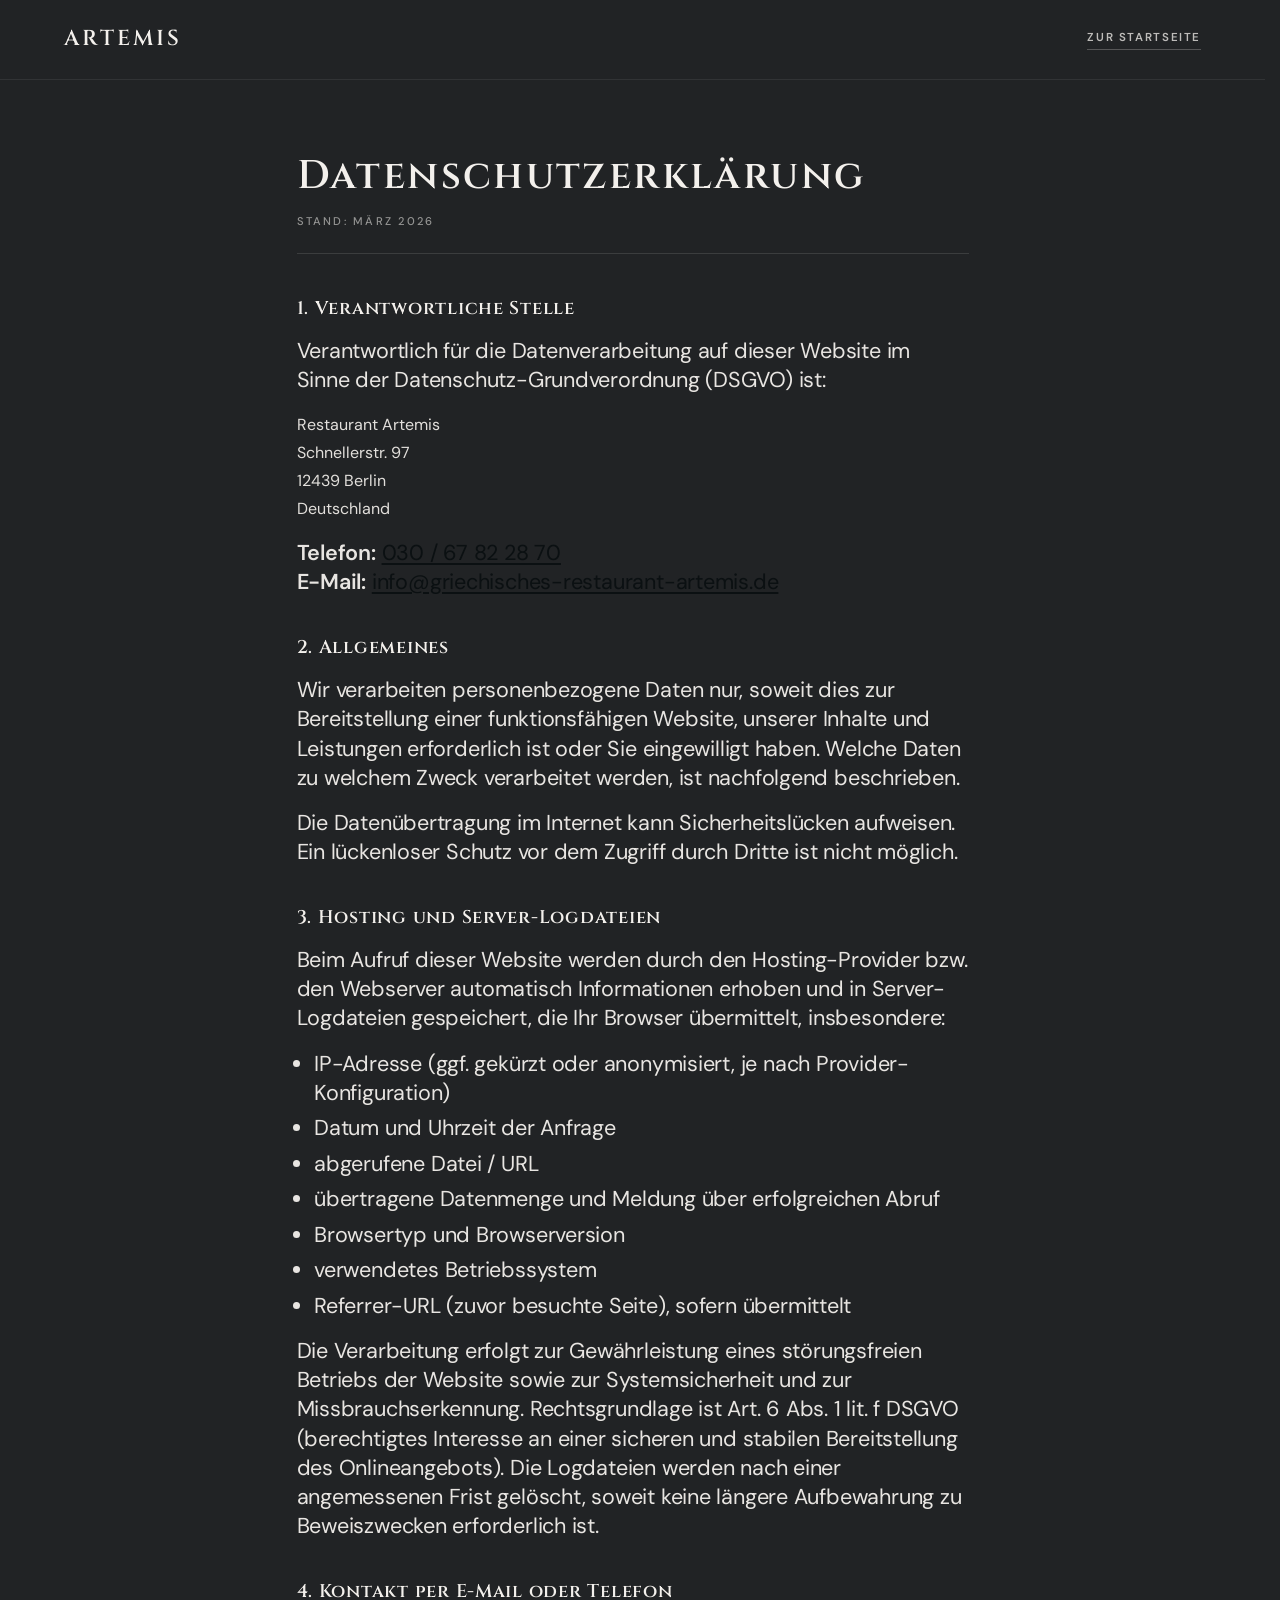
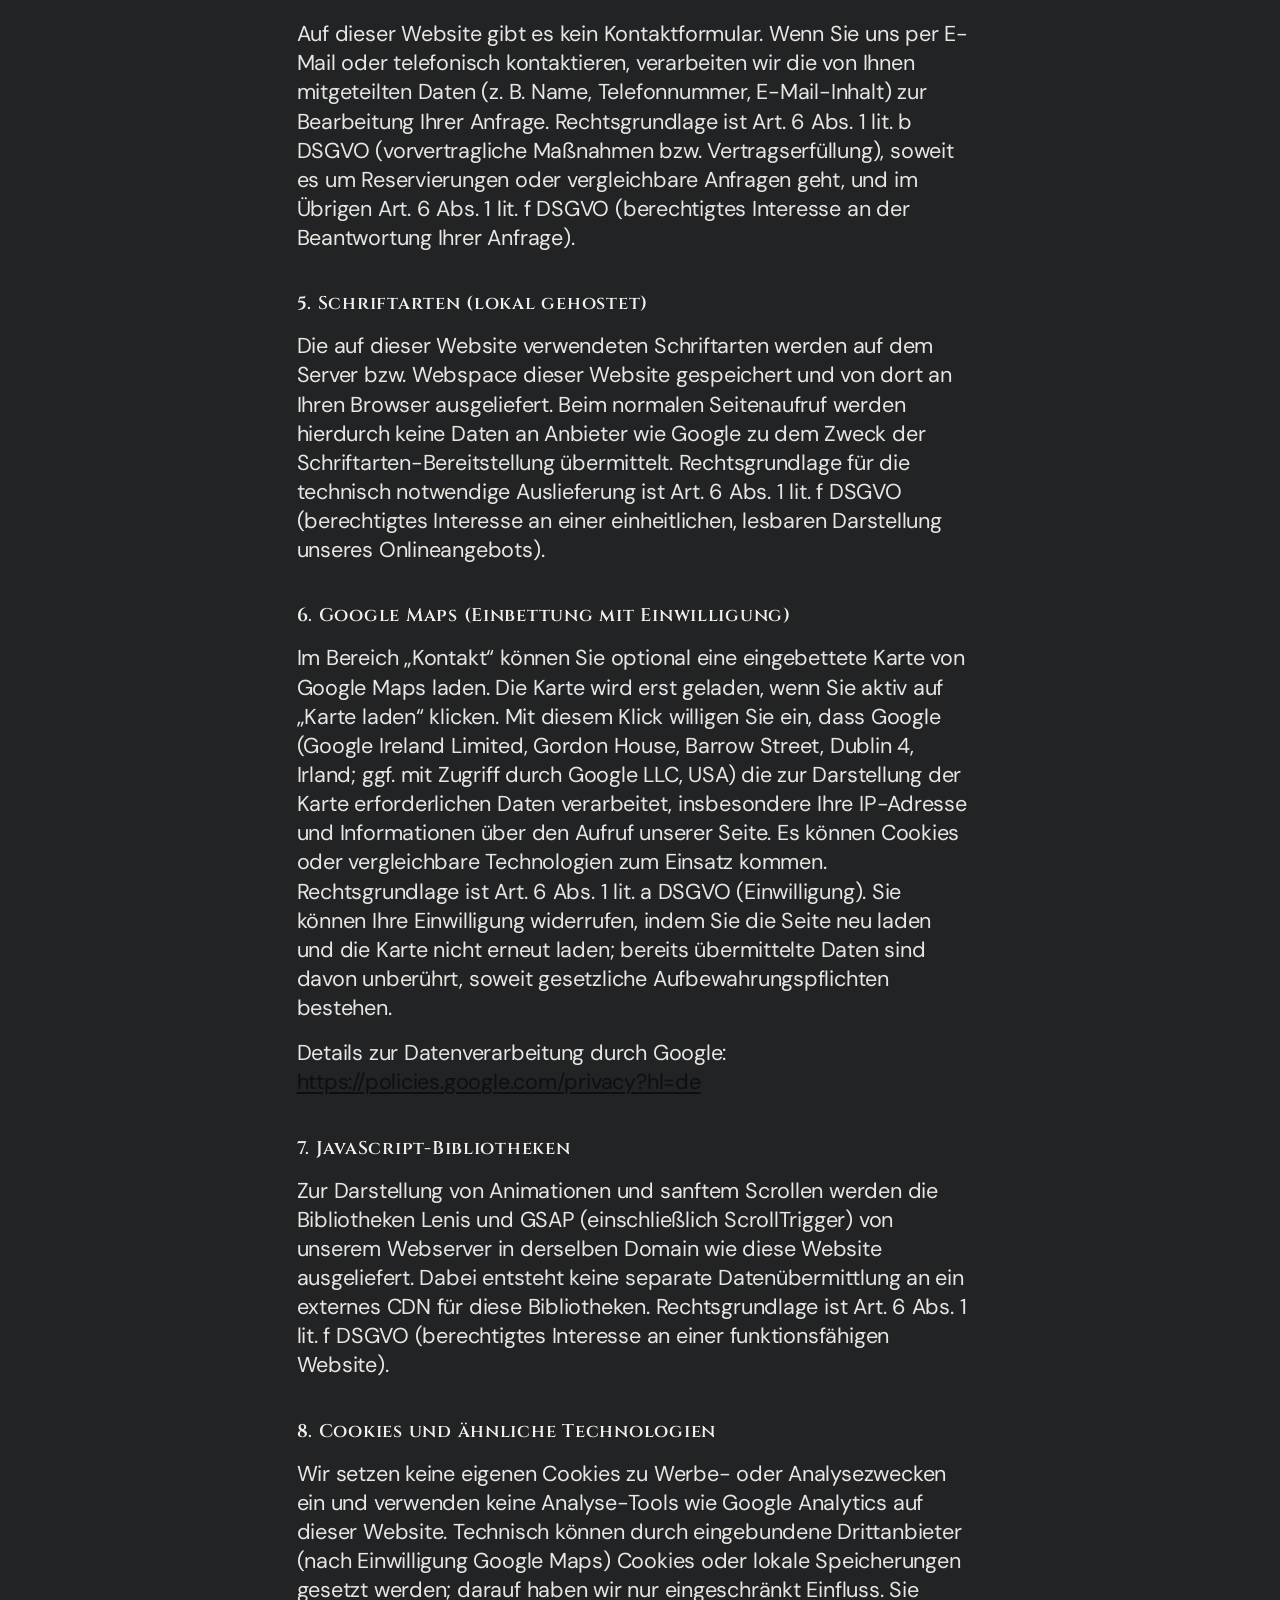
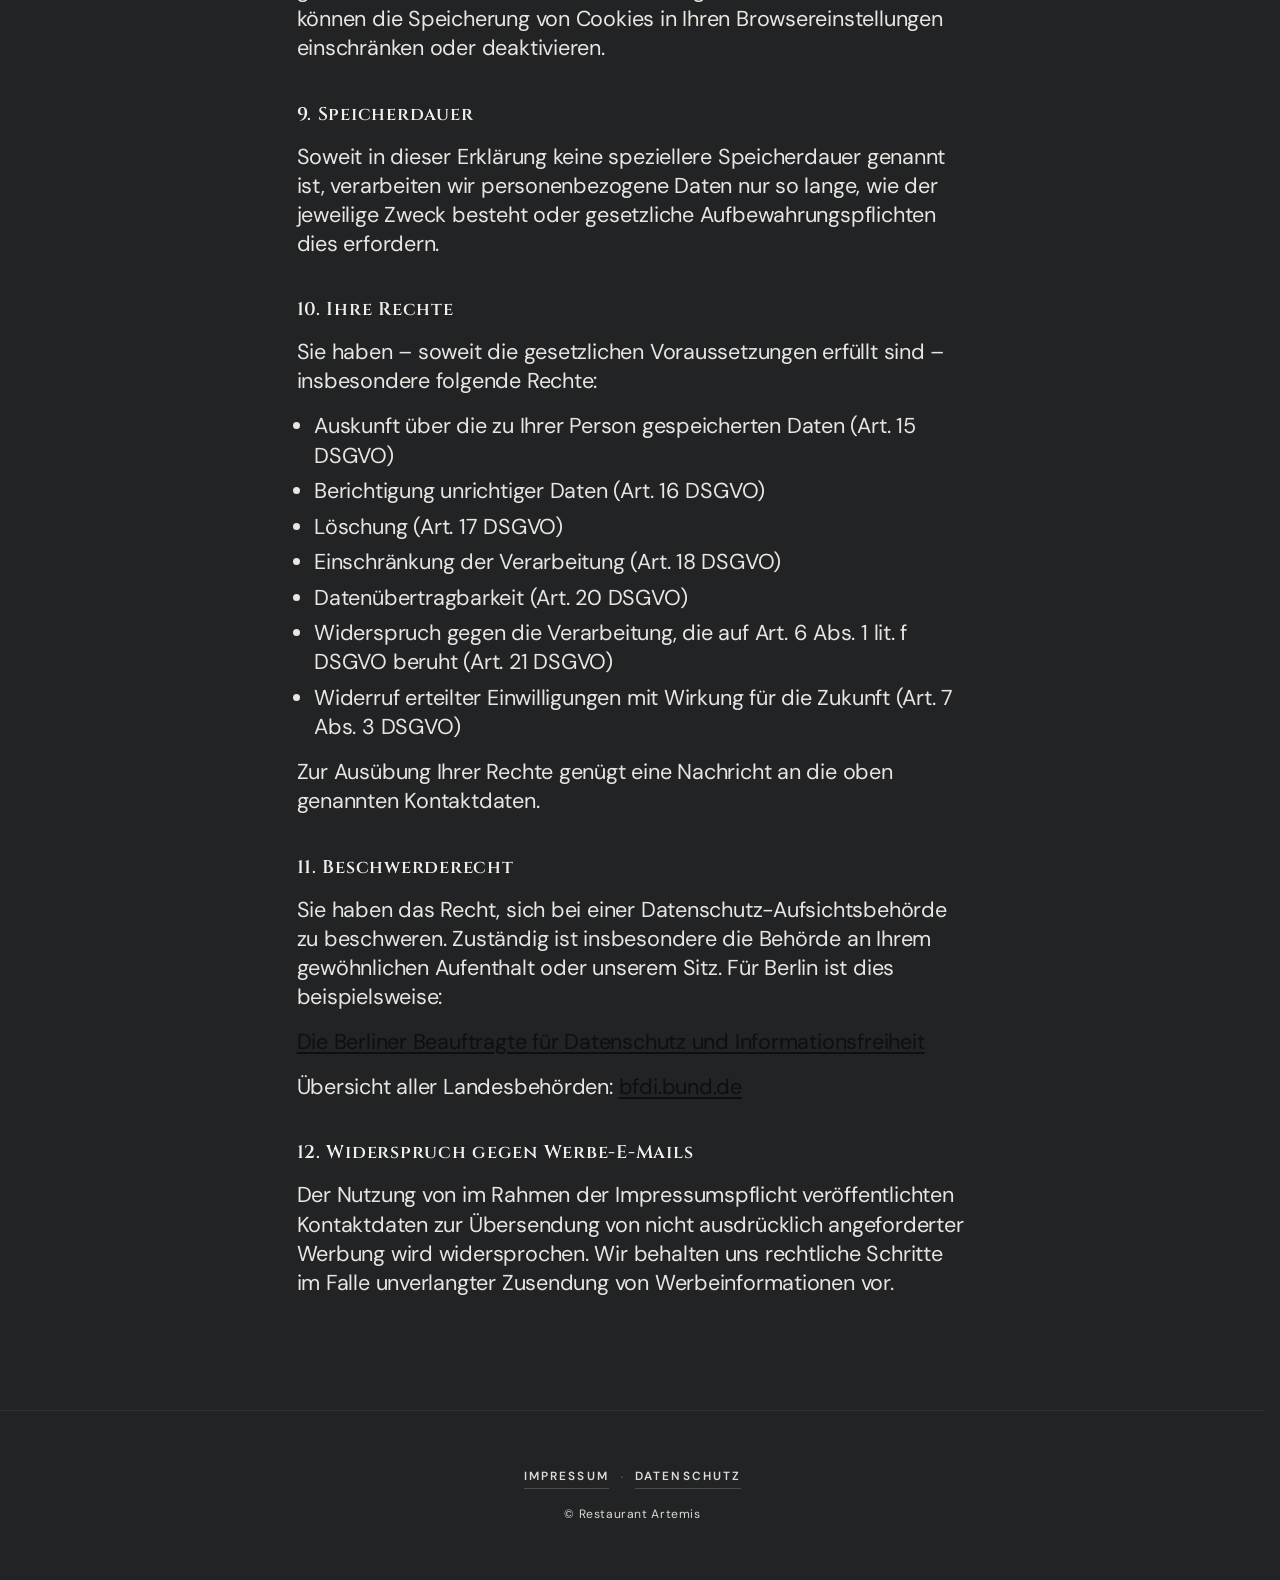
<file: datenschutz.html>
<!DOCTYPE html>
<html lang="de">
<head>
  <meta charset="UTF-8">
  <meta name="viewport" content="width=device-width, initial-scale=1.0, interactive-widget=resizes-content">
  <title>Datenschutzerklärung | Restaurant Artemis Berlin</title>
  <meta name="description" content="Informationen zur Verarbeitung personenbezogener Daten auf der Website des Restaurants Artemis.">
  <meta name="robots" content="index,follow">
  <link rel="canonical" href="https://restaurant-artemis-berlin.de/datenschutz.html">
  <link rel="icon" href="public/favicon.ico" sizes="32x32">
  <link rel="preload" href="public/fonts/cinzel-latin.woff2" as="font" type="font/woff2" crossorigin>
  <link rel="preload" href="public/fonts/dmsans-latin.woff2" as="font" type="font/woff2" crossorigin>
  <link rel="stylesheet" href="css/style.css">
</head>
<body>
  <a class="legal-skip" href="#inhalt">Zum Inhalt springen</a>
  <header class="legal-header">
    <div class="legal-header-inner">
      <a href="index.html" class="header-logo">ARTEMIS</a>
      <a href="index.html" class="legal-back">Zur Startseite</a>
    </div>
  </header>

  <main class="legal-main" id="inhalt">
    <article class="legal-doc">
      <h1>Datenschutzerklärung</h1>
      <p class="legal-updated">Stand: März 2026</p>

      <h2>1. Verantwortliche Stelle</h2>
      <p>Verantwortlich für die Datenverarbeitung auf dieser Website im Sinne der Datenschutz-Grundverordnung (DSGVO) ist:</p>
      <address>
        Restaurant Artemis<br>
        Schnellerstr. 97<br>
        12439 Berlin<br>
        Deutschland
      </address>
      <p>
        <strong>Telefon:</strong> <a href="tel:+493067822870">030 / 67 82 28 70</a><br>
        <strong>E-Mail:</strong> <a href="mailto:info@griechisches-restaurant-artemis.de">info@griechisches-restaurant-artemis.de</a>
      </p>

      <h2>2. Allgemeines</h2>
      <p>
        Wir verarbeiten personenbezogene Daten nur, soweit dies zur Bereitstellung einer funktionsfähigen Website, unserer Inhalte und Leistungen erforderlich ist oder Sie eingewilligt haben. Welche Daten zu welchem Zweck verarbeitet werden, ist nachfolgend beschrieben.
      </p>
      <p>
        Die Datenübertragung im Internet kann Sicherheitslücken aufweisen. Ein lückenloser Schutz vor dem Zugriff durch Dritte ist nicht möglich.
      </p>

      <h2>3. Hosting und Server-Logdateien</h2>
      <p>
        Beim Aufruf dieser Website werden durch den Hosting-Provider bzw. den Webserver automatisch Informationen erhoben und in Server-Logdateien gespeichert, die Ihr Browser übermittelt, insbesondere:
      </p>
      <ul>
        <li>IP-Adresse (ggf. gekürzt oder anonymisiert, je nach Provider-Konfiguration)</li>
        <li>Datum und Uhrzeit der Anfrage</li>
        <li>abgerufene Datei / URL</li>
        <li>übertragene Datenmenge und Meldung über erfolgreichen Abruf</li>
        <li>Browsertyp und Browserversion</li>
        <li>verwendetes Betriebssystem</li>
        <li>Referrer-URL (zuvor besuchte Seite), sofern übermittelt</li>
      </ul>
      <p>
        Die Verarbeitung erfolgt zur Gewährleistung eines störungsfreien Betriebs der Website sowie zur Systemsicherheit und zur Missbrauchserkennung. Rechtsgrundlage ist Art. 6 Abs. 1 lit. f DSGVO (berechtigtes Interesse an einer sicheren und stabilen Bereitstellung des Onlineangebots). Die Logdateien werden nach einer angemessenen Frist gelöscht, soweit keine längere Aufbewahrung zu Beweiszwecken erforderlich ist.
      </p>

      <h2>4. Kontakt per E-Mail oder Telefon</h2>
      <p>
        Auf dieser Website gibt es kein Kontaktformular. Wenn Sie uns per E-Mail oder telefonisch kontaktieren, verarbeiten wir die von Ihnen mitgeteilten Daten (z. B. Name, Telefonnummer, E-Mail-Inhalt) zur Bearbeitung Ihrer Anfrage. Rechtsgrundlage ist Art. 6 Abs. 1 lit. b DSGVO (vorvertragliche Maßnahmen bzw. Vertragserfüllung), soweit es um Reservierungen oder vergleichbare Anfragen geht, und im Übrigen Art. 6 Abs. 1 lit. f DSGVO (berechtigtes Interesse an der Beantwortung Ihrer Anfrage).
      </p>

      <h2>5. Schriftarten (lokal gehostet)</h2>
      <p>
        Die auf dieser Website verwendeten Schriftarten werden auf dem Server bzw. Webspace dieser Website gespeichert und von dort an Ihren Browser ausgeliefert. Beim normalen Seitenaufruf werden hierdurch keine Daten an Anbieter wie Google zu dem Zweck der Schriftarten-Bereitstellung übermittelt. Rechtsgrundlage für die technisch notwendige Auslieferung ist Art. 6 Abs. 1 lit. f DSGVO (berechtigtes Interesse an einer einheitlichen, lesbaren Darstellung unseres Onlineangebots).
      </p>

      <h2 id="google-maps">6. Google Maps (Einbettung mit Einwilligung)</h2>
      <p>
        Im Bereich „Kontakt“ können Sie optional eine eingebettete Karte von Google Maps laden. Die Karte wird erst geladen, wenn Sie aktiv auf „Karte laden“ klicken. Mit diesem Klick willigen Sie ein, dass Google (Google Ireland Limited, Gordon House, Barrow Street, Dublin 4, Irland; ggf. mit Zugriff durch Google LLC, USA) die zur Darstellung der Karte erforderlichen Daten verarbeitet, insbesondere Ihre IP-Adresse und Informationen über den Aufruf unserer Seite. Es können Cookies oder vergleichbare Technologien zum Einsatz kommen. Rechtsgrundlage ist Art. 6 Abs. 1 lit. a DSGVO (Einwilligung). Sie können Ihre Einwilligung widerrufen, indem Sie die Seite neu laden und die Karte nicht erneut laden; bereits übermittelte Daten sind davon unberührt, soweit gesetzliche Aufbewahrungspflichten bestehen.
      </p>
      <p>
        Details zur Datenverarbeitung durch Google:
        <a href="https://policies.google.com/privacy?hl=de" rel="noopener noreferrer" target="_blank">https://policies.google.com/privacy?hl=de</a>
      </p>

      <h2>7. JavaScript-Bibliotheken</h2>
      <p>
        Zur Darstellung von Animationen und sanftem Scrollen werden die Bibliotheken Lenis und GSAP (einschließlich ScrollTrigger) von unserem Webserver in derselben Domain wie diese Website ausgeliefert. Dabei entsteht keine separate Datenübermittlung an ein externes CDN für diese Bibliotheken. Rechtsgrundlage ist Art. 6 Abs. 1 lit. f DSGVO (berechtigtes Interesse an einer funktionsfähigen Website).
      </p>

      <h2>8. Cookies und ähnliche Technologien</h2>
      <p>
        Wir setzen keine eigenen Cookies zu Werbe- oder Analysezwecken ein und verwenden keine Analyse-Tools wie Google Analytics auf dieser Website. Technisch können durch eingebundene Drittanbieter (nach Einwilligung Google Maps) Cookies oder lokale Speicherungen gesetzt werden; darauf haben wir nur eingeschränkt Einfluss. Sie können die Speicherung von Cookies in Ihren Browsereinstellungen einschränken oder deaktivieren.
      </p>

      <h2>9. Speicherdauer</h2>
      <p>
        Soweit in dieser Erklärung keine speziellere Speicherdauer genannt ist, verarbeiten wir personenbezogene Daten nur so lange, wie der jeweilige Zweck besteht oder gesetzliche Aufbewahrungspflichten dies erfordern.
      </p>

      <h2>10. Ihre Rechte</h2>
      <p>Sie haben – soweit die gesetzlichen Voraussetzungen erfüllt sind – insbesondere folgende Rechte:</p>
      <ul>
        <li>Auskunft über die zu Ihrer Person gespeicherten Daten (Art. 15 DSGVO)</li>
        <li>Berichtigung unrichtiger Daten (Art. 16 DSGVO)</li>
        <li>Löschung (Art. 17 DSGVO)</li>
        <li>Einschränkung der Verarbeitung (Art. 18 DSGVO)</li>
        <li>Datenübertragbarkeit (Art. 20 DSGVO)</li>
        <li>Widerspruch gegen die Verarbeitung, die auf Art. 6 Abs. 1 lit. f DSGVO beruht (Art. 21 DSGVO)</li>
        <li>Widerruf erteilter Einwilligungen mit Wirkung für die Zukunft (Art. 7 Abs. 3 DSGVO)</li>
      </ul>
      <p>
        Zur Ausübung Ihrer Rechte genügt eine Nachricht an die oben genannten Kontaktdaten.
      </p>

      <h2>11. Beschwerderecht</h2>
      <p>
        Sie haben das Recht, sich bei einer Datenschutz-Aufsichtsbehörde zu beschweren. Zuständig ist insbesondere die Behörde an Ihrem gewöhnlichen Aufenthalt oder unserem Sitz. Für Berlin ist dies beispielsweise:
      </p>
      <p>
        <a href="https://www.datenschutz-berlin.de/" rel="noopener noreferrer" target="_blank">Die Berliner Beauftragte für Datenschutz und Informationsfreiheit</a>
      </p>
      <p>
        Übersicht aller Landesbehörden:
        <a href="https://www.bfdi.bund.de/DE/Infothek/Anschriften_Links/anschriften_links-node.html" rel="noopener noreferrer" target="_blank">bfdi.bund.de</a>
      </p>

      <h2>12. Widerspruch gegen Werbe-E-Mails</h2>
      <p>
        Der Nutzung von im Rahmen der Impressumspflicht veröffentlichten Kontaktdaten zur Übersendung von nicht ausdrücklich angeforderter Werbung wird widersprochen. Wir behalten uns rechtliche Schritte im Falle unverlangter Zusendung von Werbeinformationen vor.
      </p>
    </article>
  </main>

  <footer class="legal-footer">
    <div class="legal-footer-inner">
      <nav class="footer-legal" aria-label="Rechtliches">
        <a href="impressum.html">Impressum</a>
        <span class="footer-legal-sep" aria-hidden="true">·</span>
        <a href="datenschutz.html" aria-current="page">Datenschutz</a>
      </nav>
      <p class="footer-copy">&copy; Restaurant Artemis</p>
    </div>
  </footer>
</body>
</html>
</file>
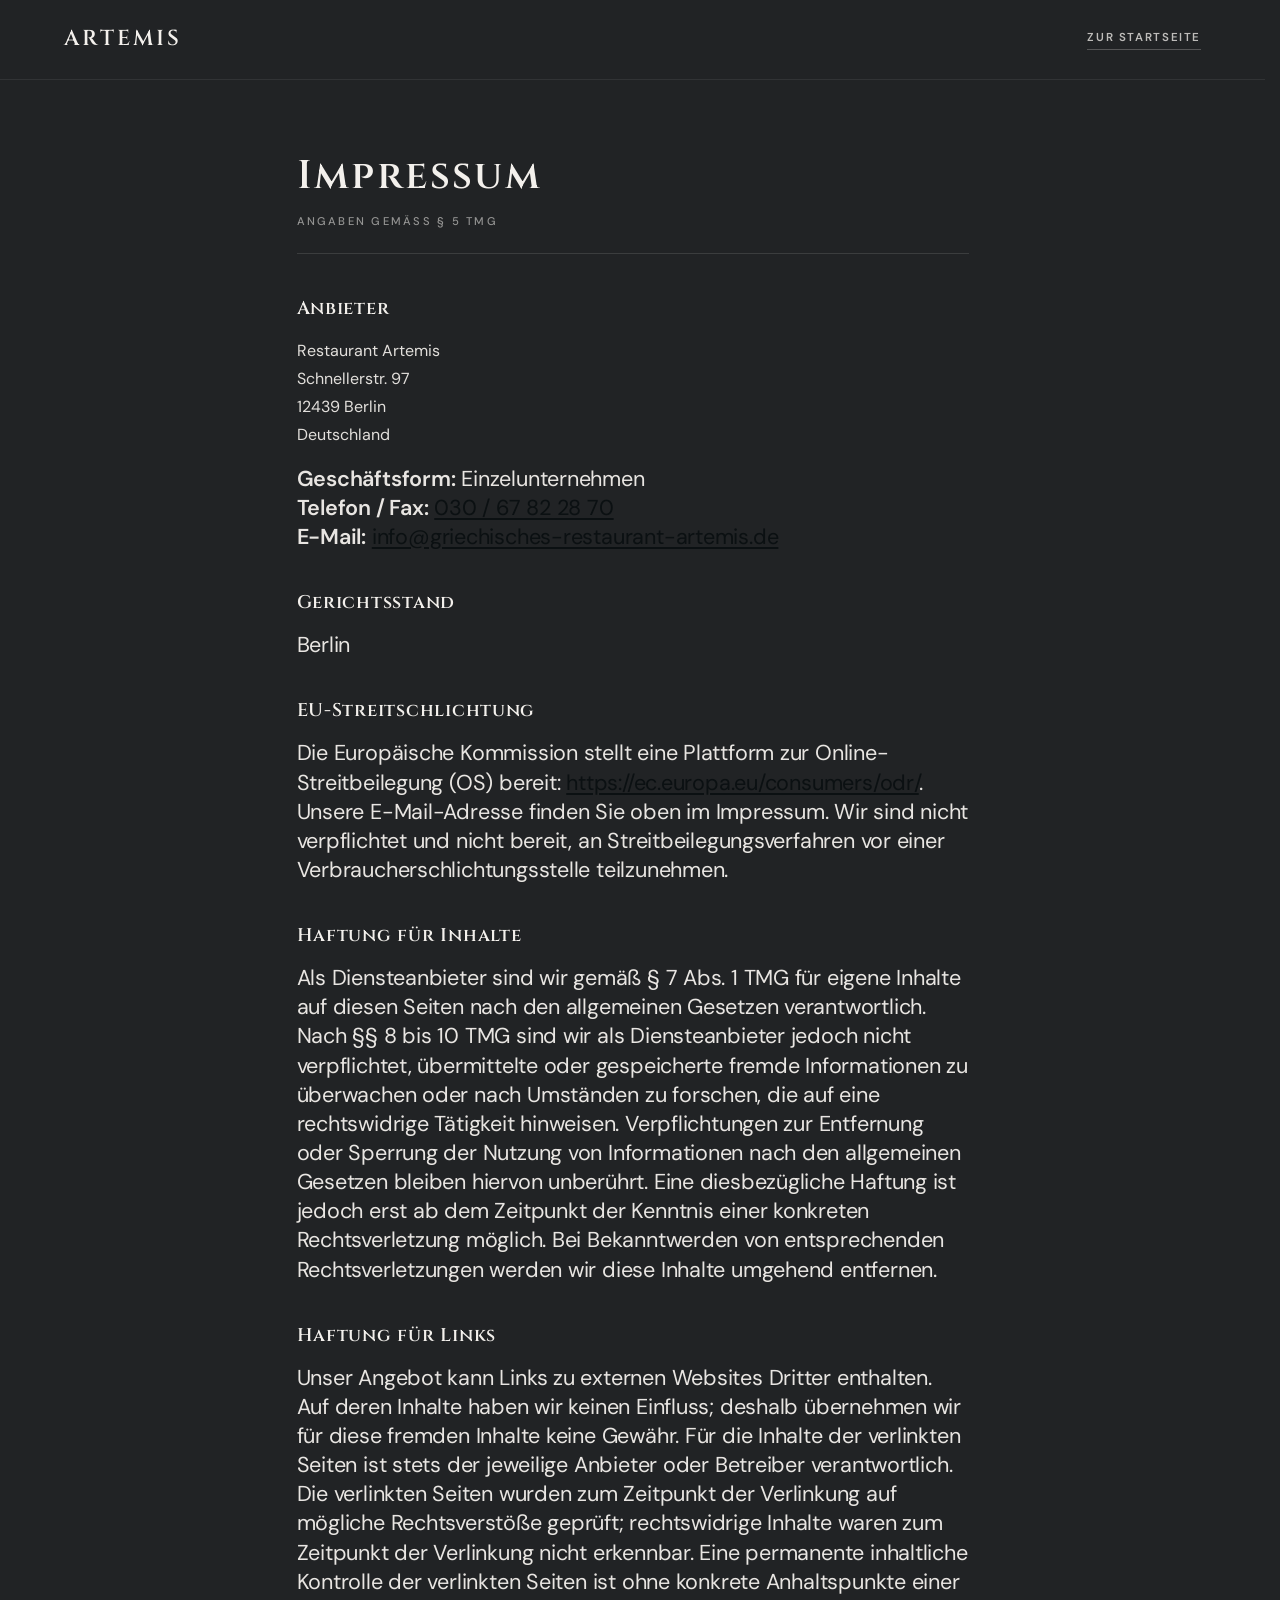
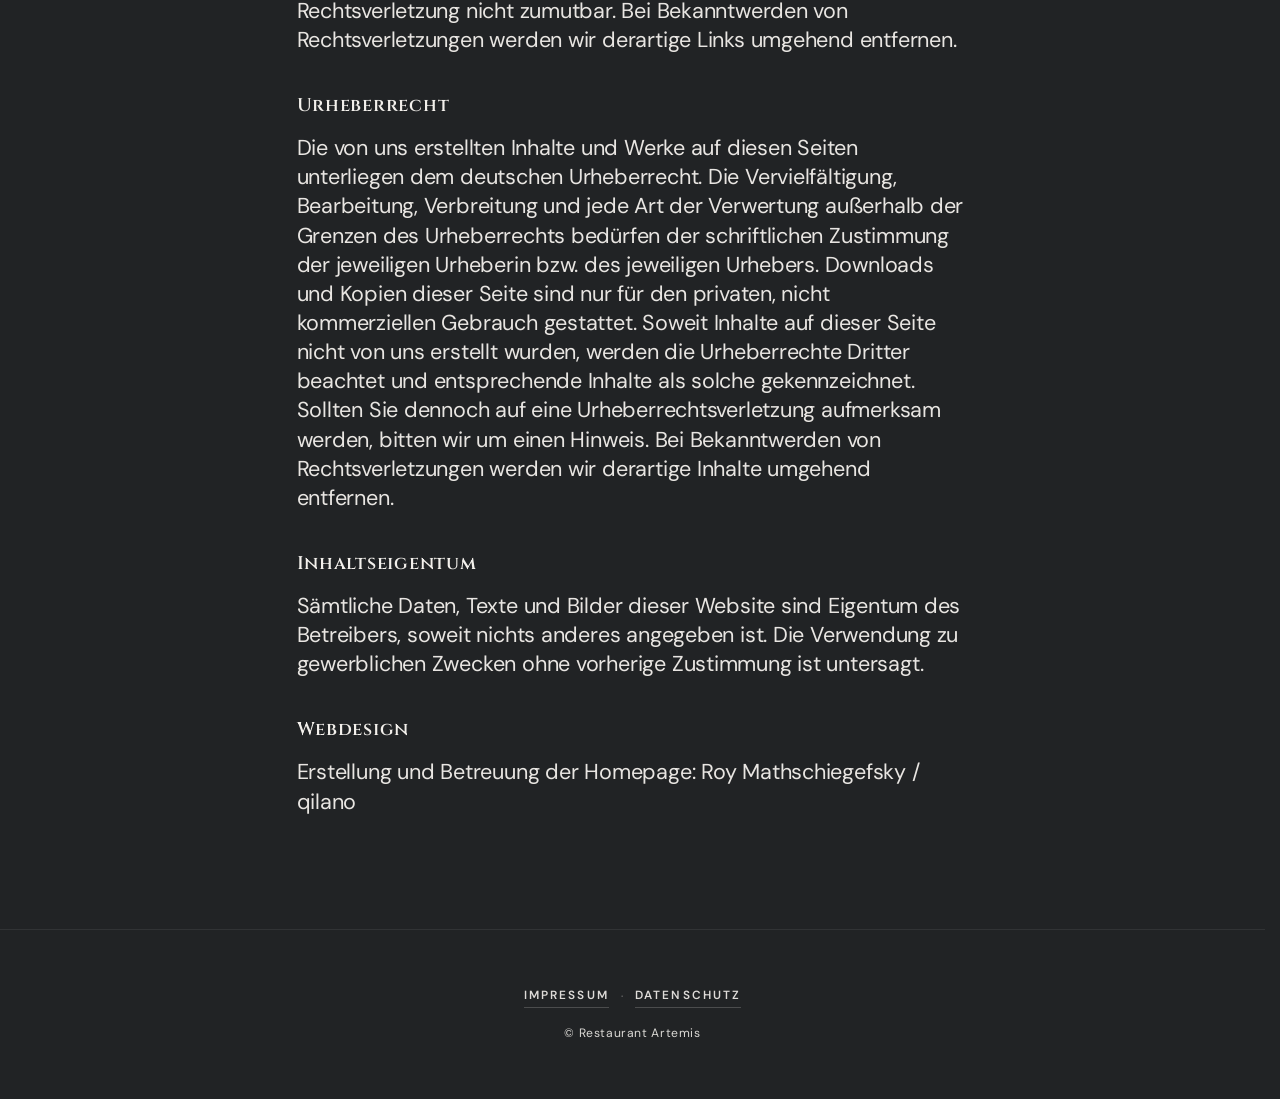
<file: impressum.html>
<!DOCTYPE html>
<html lang="de">
<head>
  <meta charset="UTF-8">
  <meta name="viewport" content="width=device-width, initial-scale=1.0, interactive-widget=resizes-content">
  <title>Impressum | Restaurant Artemis Berlin</title>
  <meta name="description" content="Impressum und Anbieterkennzeichnung des Restaurants Artemis, Berlin-Niederschöneweide.">
  <meta name="robots" content="index,follow">
  <link rel="canonical" href="https://restaurant-artemis-berlin.de/impressum.html">
  <link rel="icon" href="public/favicon.ico" sizes="32x32">
  <link rel="preload" href="public/fonts/cinzel-latin.woff2" as="font" type="font/woff2" crossorigin>
  <link rel="preload" href="public/fonts/dmsans-latin.woff2" as="font" type="font/woff2" crossorigin>
  <link rel="stylesheet" href="css/style.css">
</head>
<body>
  <a class="legal-skip" href="#inhalt">Zum Inhalt springen</a>
  <header class="legal-header">
    <div class="legal-header-inner">
      <a href="index.html" class="header-logo">ARTEMIS</a>
      <a href="index.html" class="legal-back">Zur Startseite</a>
    </div>
  </header>

  <main class="legal-main" id="inhalt">
    <article class="legal-doc">
      <h1>Impressum</h1>
      <p class="legal-updated">Angaben gemäß § 5 TMG</p>

      <h2>Anbieter</h2>
      <address>
        Restaurant Artemis<br>
        Schnellerstr. 97<br>
        12439 Berlin<br>
        Deutschland
      </address>
      <p>
        <strong>Geschäftsform:</strong> Einzelunternehmen<br>
        <strong>Telefon / Fax:</strong> <a href="tel:+493067822870">030 / 67 82 28 70</a><br>
        <strong>E-Mail:</strong> <a href="mailto:info@griechisches-restaurant-artemis.de">info@griechisches-restaurant-artemis.de</a>
      </p>

      <h2>Gerichtsstand</h2>
      <p>Berlin</p>

      <h2>EU-Streitschlichtung</h2>
      <p>
        Die Europäische Kommission stellt eine Plattform zur Online-Streitbeilegung (OS) bereit:
        <a href="https://ec.europa.eu/consumers/odr/" rel="noopener noreferrer" target="_blank">https://ec.europa.eu/consumers/odr/</a>.
        Unsere E-Mail-Adresse finden Sie oben im Impressum. Wir sind nicht verpflichtet und nicht bereit, an Streitbeilegungsverfahren vor einer Verbraucherschlichtungsstelle teilzunehmen.
      </p>

      <h2>Haftung für Inhalte</h2>
      <p>
        Als Diensteanbieter sind wir gemäß § 7 Abs. 1 TMG für eigene Inhalte auf diesen Seiten nach den allgemeinen Gesetzen verantwortlich. Nach §§ 8 bis 10 TMG sind wir als Diensteanbieter jedoch nicht verpflichtet, übermittelte oder gespeicherte fremde Informationen zu überwachen oder nach Umständen zu forschen, die auf eine rechtswidrige Tätigkeit hinweisen. Verpflichtungen zur Entfernung oder Sperrung der Nutzung von Informationen nach den allgemeinen Gesetzen bleiben hiervon unberührt. Eine diesbezügliche Haftung ist jedoch erst ab dem Zeitpunkt der Kenntnis einer konkreten Rechtsverletzung möglich. Bei Bekanntwerden von entsprechenden Rechtsverletzungen werden wir diese Inhalte umgehend entfernen.
      </p>

      <h2>Haftung für Links</h2>
      <p>
        Unser Angebot kann Links zu externen Websites Dritter enthalten. Auf deren Inhalte haben wir keinen Einfluss; deshalb übernehmen wir für diese fremden Inhalte keine Gewähr. Für die Inhalte der verlinkten Seiten ist stets der jeweilige Anbieter oder Betreiber verantwortlich. Die verlinkten Seiten wurden zum Zeitpunkt der Verlinkung auf mögliche Rechtsverstöße geprüft; rechtswidrige Inhalte waren zum Zeitpunkt der Verlinkung nicht erkennbar. Eine permanente inhaltliche Kontrolle der verlinkten Seiten ist ohne konkrete Anhaltspunkte einer Rechtsverletzung nicht zumutbar. Bei Bekanntwerden von Rechtsverletzungen werden wir derartige Links umgehend entfernen.
      </p>

      <h2>Urheberrecht</h2>
      <p>
        Die von uns erstellten Inhalte und Werke auf diesen Seiten unterliegen dem deutschen Urheberrecht. Die Vervielfältigung, Bearbeitung, Verbreitung und jede Art der Verwertung außerhalb der Grenzen des Urheberrechts bedürfen der schriftlichen Zustimmung der jeweiligen Urheberin bzw. des jeweiligen Urhebers. Downloads und Kopien dieser Seite sind nur für den privaten, nicht kommerziellen Gebrauch gestattet. Soweit Inhalte auf dieser Seite nicht von uns erstellt wurden, werden die Urheberrechte Dritter beachtet und entsprechende Inhalte als solche gekennzeichnet. Sollten Sie dennoch auf eine Urheberrechtsverletzung aufmerksam werden, bitten wir um einen Hinweis. Bei Bekanntwerden von Rechtsverletzungen werden wir derartige Inhalte umgehend entfernen.
      </p>

      <h2>Inhaltseigentum</h2>
      <p>
        Sämtliche Daten, Texte und Bilder dieser Website sind Eigentum des Betreibers, soweit nichts anderes angegeben ist. Die Verwendung zu gewerblichen Zwecken ohne vorherige Zustimmung ist untersagt.
      </p>

      <h2>Webdesign</h2>
      <p>Erstellung und Betreuung der Homepage: Roy Mathschiegefsky / qilano</p>
    </article>
  </main>

  <footer class="legal-footer">
    <div class="legal-footer-inner">
      <nav class="footer-legal" aria-label="Rechtliches">
        <a href="impressum.html" aria-current="page">Impressum</a>
        <span class="footer-legal-sep" aria-hidden="true">·</span>
        <a href="datenschutz.html">Datenschutz</a>
      </nav>
      <p class="footer-copy">&copy; Restaurant Artemis</p>
    </div>
  </footer>
</body>
</html>
</file>
<file: css/style.css>
/* Self-hosted subsets (latin + latin-ext), gleiche Familien wie zuvor Google Fonts */
@font-face {
  font-family: 'Cinzel';
  font-style: normal;
  font-weight: 400;
  font-display: swap;
  src: url('../public/fonts/cinzel-latin-ext.woff2') format('woff2');
  unicode-range: U+0100-02BA, U+02BD-02C5, U+02C7-02CC, U+02CE-02D7, U+02DD-02FF, U+0304, U+0308, U+0329, U+1D00-1DBF, U+1E00-1E9F, U+1EF2-1EFF, U+2020, U+20A0-20AB, U+20AD-20C0, U+2113, U+2C60-2C7F, U+A720-A7FF;
}
@font-face {
  font-family: 'Cinzel';
  font-style: normal;
  font-weight: 400;
  font-display: swap;
  src: url('../public/fonts/cinzel-latin.woff2') format('woff2');
  unicode-range: U+0000-00FF, U+0131, U+0152-0153, U+02BB-02BC, U+02C6, U+02DA, U+02DC, U+0304, U+0308, U+0329, U+2000-206F, U+20AC, U+2122, U+2191, U+2193, U+2212, U+2215, U+FEFF, U+FFFD;
}
@font-face {
  font-family: 'Cinzel';
  font-style: normal;
  font-weight: 500;
  font-display: swap;
  src: url('../public/fonts/cinzel-latin-ext.woff2') format('woff2');
  unicode-range: U+0100-02BA, U+02BD-02C5, U+02C7-02CC, U+02CE-02D7, U+02DD-02FF, U+0304, U+0308, U+0329, U+1D00-1DBF, U+1E00-1E9F, U+1EF2-1EFF, U+2020, U+20A0-20AB, U+20AD-20C0, U+2113, U+2C60-2C7F, U+A720-A7FF;
}
@font-face {
  font-family: 'Cinzel';
  font-style: normal;
  font-weight: 500;
  font-display: swap;
  src: url('../public/fonts/cinzel-latin.woff2') format('woff2');
  unicode-range: U+0000-00FF, U+0131, U+0152-0153, U+02BB-02BC, U+02C6, U+02DA, U+02DC, U+0304, U+0308, U+0329, U+2000-206F, U+20AC, U+2122, U+2191, U+2193, U+2212, U+2215, U+FEFF, U+FFFD;
}
@font-face {
  font-family: 'Cinzel';
  font-style: normal;
  font-weight: 600;
  font-display: swap;
  src: url('../public/fonts/cinzel-latin-ext.woff2') format('woff2');
  unicode-range: U+0100-02BA, U+02BD-02C5, U+02C7-02CC, U+02CE-02D7, U+02DD-02FF, U+0304, U+0308, U+0329, U+1D00-1DBF, U+1E00-1E9F, U+1EF2-1EFF, U+2020, U+20A0-20AB, U+20AD-20C0, U+2113, U+2C60-2C7F, U+A720-A7FF;
}
@font-face {
  font-family: 'Cinzel';
  font-style: normal;
  font-weight: 600;
  font-display: swap;
  src: url('../public/fonts/cinzel-latin.woff2') format('woff2');
  unicode-range: U+0000-00FF, U+0131, U+0152-0153, U+02BB-02BC, U+02C6, U+02DA, U+02DC, U+0304, U+0308, U+0329, U+2000-206F, U+20AC, U+2122, U+2191, U+2193, U+2212, U+2215, U+FEFF, U+FFFD;
}
@font-face {
  font-family: 'Cinzel';
  font-style: normal;
  font-weight: 700;
  font-display: swap;
  src: url('../public/fonts/cinzel-latin-ext.woff2') format('woff2');
  unicode-range: U+0100-02BA, U+02BD-02C5, U+02C7-02CC, U+02CE-02D7, U+02DD-02FF, U+0304, U+0308, U+0329, U+1D00-1DBF, U+1E00-1E9F, U+1EF2-1EFF, U+2020, U+20A0-20AB, U+20AD-20C0, U+2113, U+2C60-2C7F, U+A720-A7FF;
}
@font-face {
  font-family: 'Cinzel';
  font-style: normal;
  font-weight: 700;
  font-display: swap;
  src: url('../public/fonts/cinzel-latin.woff2') format('woff2');
  unicode-range: U+0000-00FF, U+0131, U+0152-0153, U+02BB-02BC, U+02C6, U+02DA, U+02DC, U+0304, U+0308, U+0329, U+2000-206F, U+20AC, U+2122, U+2191, U+2193, U+2212, U+2215, U+FEFF, U+FFFD;
}
@font-face {
  font-family: 'DM Sans';
  font-style: normal;
  font-weight: 400;
  font-display: swap;
  src: url('../public/fonts/dmsans-latin-ext.woff2') format('woff2');
  unicode-range: U+0100-02BA, U+02BD-02C5, U+02C7-02CC, U+02CE-02D7, U+02DD-02FF, U+0304, U+0308, U+0329, U+1D00-1DBF, U+1E00-1E9F, U+1EF2-1EFF, U+2020, U+20A0-20AB, U+20AD-20C0, U+2113, U+2C60-2C7F, U+A720-A7FF;
}
@font-face {
  font-family: 'DM Sans';
  font-style: normal;
  font-weight: 400;
  font-display: swap;
  src: url('../public/fonts/dmsans-latin.woff2') format('woff2');
  unicode-range: U+0000-00FF, U+0131, U+0152-0153, U+02BB-02BC, U+02C6, U+02DA, U+02DC, U+0304, U+0308, U+0329, U+2000-206F, U+20AC, U+2122, U+2191, U+2193, U+2212, U+2215, U+FEFF, U+FFFD;
}
@font-face {
  font-family: 'DM Sans';
  font-style: normal;
  font-weight: 500;
  font-display: swap;
  src: url('../public/fonts/dmsans-latin-ext.woff2') format('woff2');
  unicode-range: U+0100-02BA, U+02BD-02C5, U+02C7-02CC, U+02CE-02D7, U+02DD-02FF, U+0304, U+0308, U+0329, U+1D00-1DBF, U+1E00-1E9F, U+1EF2-1EFF, U+2020, U+20A0-20AB, U+20AD-20C0, U+2113, U+2C60-2C7F, U+A720-A7FF;
}
@font-face {
  font-family: 'DM Sans';
  font-style: normal;
  font-weight: 500;
  font-display: swap;
  src: url('../public/fonts/dmsans-latin.woff2') format('woff2');
  unicode-range: U+0000-00FF, U+0131, U+0152-0153, U+02BB-02BC, U+02C6, U+02DA, U+02DC, U+0304, U+0308, U+0329, U+2000-206F, U+20AC, U+2122, U+2191, U+2193, U+2212, U+2215, U+FEFF, U+FFFD;
}
@font-face {
  font-family: 'DM Sans';
  font-style: normal;
  font-weight: 600;
  font-display: swap;
  src: url('../public/fonts/dmsans-latin-ext.woff2') format('woff2');
  unicode-range: U+0100-02BA, U+02BD-02C5, U+02C7-02CC, U+02CE-02D7, U+02DD-02FF, U+0304, U+0308, U+0329, U+1D00-1DBF, U+1E00-1E9F, U+1EF2-1EFF, U+2020, U+20A0-20AB, U+20AD-20C0, U+2113, U+2C60-2C7F, U+A720-A7FF;
}
@font-face {
  font-family: 'DM Sans';
  font-style: normal;
  font-weight: 600;
  font-display: swap;
  src: url('../public/fonts/dmsans-latin.woff2') format('woff2');
  unicode-range: U+0000-00FF, U+0131, U+0152-0153, U+02BB-02BC, U+02C6, U+02DA, U+02DC, U+0304, U+0308, U+0329, U+2000-206F, U+20AC, U+2122, U+2191, U+2193, U+2212, U+2215, U+FEFF, U+FFFD;
}
:root {
  --bg-light: #F3F0EC;
  --bg-cream: #ECEAE6;
  --bg-warm:  #E5E3DF;
  --bg-sand:  #E0DDD8;
  --bg-sand-clean: #ECEAE6;
  --bg-dark:  #212325;

  --text-on-light: #1A1C1E;
  --text-on-dark:  #F3F0EC;
  --text-muted:    #6B6E72;
  --text-on-sand:  rgba(26, 28, 30, 0.82);

  --accent-gold:  #0B1012;
  --accent-terra: #3A3D42;

  --font-display: 'Cinzel', Georgia, serif;
  --font-body:    'DM Sans', system-ui, sans-serif;
  /* Fließtext wie Gästestimmen-Zitat (.review-slide__text); nicht für Überschriften / Hero-Logo / Raute+Kicker */
  --font-prose: var(--font-body);
  --prose-size: clamp(1.05rem, 2.4vw, 1.35rem);
  --prose-lh: 1.35;
  --prose-track: -0.01em;

  --header-height: 80px;
  --dock-height: 58px;
  --dock-safe-bottom: calc(var(--dock-height) + env(safe-area-inset-bottom, 0px) + 12px);
  --section-pad: clamp(96px, 12vw, 180px);
  /* Einheitliche linke Kante für Linie + Raute + Kicker (wie Gästestimmen) */
  --section-editorial-max: min(52rem, 100%);
  /* Abstand Trennlinie → Raute/Kicker (Speisekarte, Feiern, Gästestimmen) */
  --editorial-rule-kicker-gap: calc(clamp(1.12rem, 2.85vw, 1.65rem) + 4px);
}

.section-editorial-rail {
  width: 100%;
  max-width: var(--section-editorial-max);
  margin-left: 0;
  margin-right: auto;
}

*, *::before, *::after {
  margin: 0;
  padding: 0;
  box-sizing: border-box;
}

html {
  font-size: 16px;
  overflow-x: hidden;
  overscroll-behavior-x: none;
  scrollbar-gutter: stable;
}

body {
  font-family: var(--font-body);
  font-weight: 400;
  background: var(--bg-light);
  color: var(--text-on-light);
  line-height: 1.6;
  overflow-x: hidden;
  overscroll-behavior-x: none;
  -webkit-text-size-adjust: 100%;
}

/* Above body-fixed hero layers (video z2, text z3) so sections cover them when opaque */
#smooth-content {
  position: relative;
  z-index: 4;
  padding-bottom: var(--dock-safe-bottom);
}

/* Bottom dock: let anchored sections clear the bar */
section[id] {
  scroll-margin-bottom: var(--dock-safe-bottom);
}

img { display: block; max-width: 100%; height: auto; }

/* ===== GRAIN OVERLAY ===== */
.grain-overlay {
  position: fixed;
  inset: 0;
  z-index: 9999;
  pointer-events: none;
  opacity: 0.04;
  background-image: url("data:image/svg+xml,%3Csvg viewBox='0 0 256 256' xmlns='http://www.w3.org/2000/svg'%3E%3Cfilter id='noise'%3E%3CfeTurbulence type='fractalNoise' baseFrequency='0.9' numOctaves='4' stitchTiles='stitch'/%3E%3C/filter%3E%3Crect width='100%25' height='100%25' filter='url(%23noise)'/%3E%3C/svg%3E");
  background-repeat: repeat;
  background-size: 200px 200px;
}

/* ===== PRELOADER ===== */
.preloader {
  position: fixed;
  inset: 0;
  z-index: 10001;
  background: var(--bg-dark);
  display: flex;
  align-items: center;
  justify-content: center;
}

.preloader-inner {
  display: flex;
  flex-direction: column;
  align-items: center;
  gap: 2rem;
}

.preloader-brand {
  font-family: var(--font-display);
  font-size: clamp(1.65rem, 4.2vw, 2.85rem);
  font-weight: 400;
  letter-spacing: 0.24em;
  color: var(--text-on-dark);
}

.preloader-bar-track {
  width: clamp(180px, 30vw, 280px);
  height: 1px;
  background: rgba(243, 240, 236, 0.12);
  position: relative;
  overflow: hidden;
}

.preloader-bar-fill {
  position: absolute;
  top: 0;
  left: 0;
  height: 100%;
  width: 0%;
  background: var(--text-on-dark);
  transition: width 0.15s ease;
}

.preloader-percent {
  font-family: var(--font-body);
  font-size: 0.7rem;
  font-weight: 500;
  letter-spacing: 0.2em;
  color: rgba(243, 240, 236, 0.4);
}

.preloader.done {
  opacity: 0;
  pointer-events: none;
  transition: opacity 0.8s cubic-bezier(0.65, 0, 0.35, 1);
}

/* Nach Preloader: kein Aufblitzen von --bg-light, solange die Layer noch unsichtbar sind. */
html:has(body.is-intro-active) {
  background-color: var(--bg-dark);
}

body.is-intro-active {
  background-color: var(--bg-dark);
}

/* Während Preloader: Inhalt unsichtbar (kein Transform — weniger ST/Lenis-Artefakte). */
body.is-intro-active #smooth-content,
body.is-intro-active #hero-video-plane,
body.is-intro-active #site-header,
body.is-intro-active .fab-container .fab--call {
  opacity: 0;
}

body.is-intro-active .grain-overlay {
  opacity: 0;
}

@media (prefers-reduced-motion: reduce) {
  body.is-intro-active #smooth-content,
  body.is-intro-active #hero-video-plane,
  body.is-intro-active #site-header,
  body.is-intro-active .fab-container .fab--call {
    opacity: 1;
  }

  body.is-intro-active .grain-overlay {
    opacity: 0.04;
  }
}

/* ===== HEADER (bottom dock) ===== */
.site-header {
  position: fixed;
  left: 0;
  right: 0;
  z-index: 100;
  display: flex;
  align-items: center;
  justify-content: center;
  pointer-events: none;
}

.site-header--dock {
  top: auto;
  bottom: 0;
  padding: 0 1rem max(0.5rem, env(safe-area-inset-bottom));
  height: auto;
  background: transparent;
  border: none;
  pointer-events: none;
}

.site-header--dock .dock-nav {
  pointer-events: auto;
}

.site-header.scrolled .dock-nav {
  box-shadow: 0 -8px 32px rgba(11, 16, 18, 0.35);
}

/* Bottom-Dock: keine feste Header-Höhe bei „scrolled“ (sonst springt die Leiste unter 768px). */
.site-header.site-header--dock.scrolled {
  height: auto;
}

.dock-nav {
  --dock-item-gap: clamp(0.45rem, 2.2vw, 0.7rem);
  display: flex;
  align-items: center;
  justify-content: center;
  flex-wrap: nowrap;
  gap: var(--dock-item-gap);
  width: fit-content;
  max-width: calc(100vw - 1.5rem);
  min-height: var(--dock-height);
  margin-inline: auto;
  padding: 0.4rem clamp(0.55rem, 2.5vw, 0.85rem);
  background: rgba(11, 16, 18, 0.92);
  backdrop-filter: blur(14px);
  -webkit-backdrop-filter: blur(14px);
  border: 1px solid rgba(243, 240, 236, 0.1);
}

.dock-link {
  font-family: var(--font-body);
  font-size: clamp(0.62rem, 2.2vw, 0.72rem);
  font-weight: 600;
  color: rgba(243, 240, 236, 0.92);
  text-decoration: none;
  text-transform: uppercase;
  letter-spacing: 0.14em;
  padding: 0.45rem 0.35rem;
  white-space: nowrap;
  flex-shrink: 0;
}

.dock-link--primary:hover,
.dock-link--primary:focus-visible {
  color: rgba(243, 240, 236, 0.6);
}

.menu-toggle {
  display: flex;
  background: none;
  border: none;
  padding: 0.45rem 0.35rem;
  margin: 0;
  cursor: pointer;
  flex-direction: column;
  gap: 5px;
  flex-shrink: 0;
  align-items: center;
  justify-content: center;
  box-sizing: content-box;
  color: inherit;
  -webkit-tap-highlight-color: transparent;
}

.menu-toggle:focus:not(:focus-visible) {
  outline: none;
}

.menu-toggle:focus-visible {
  outline: 2px solid rgba(243, 240, 236, 0.85);
  outline-offset: 3px;
}

.site-header--dock .menu-toggle span {
  background: rgba(243, 240, 236, 0.9);
}

.menu-toggle span {
  display: block;
  width: 22px;
  height: 2px;
  transition: transform 0.3s ease, opacity 0.3s ease;
}

.header-nav { width: 100%; }

/* Mobile Nav — Dark Blur Panel (Backdrop per ::before, Panel klappt aus) */
.mobile-nav {
  position: fixed;
  inset: 0;
  z-index: 102;
  background: transparent;
  display: flex;
  align-items: center;
  justify-content: center;
  padding: max(1rem, env(safe-area-inset-top)) max(1rem, env(safe-area-inset-right)) max(5rem, env(safe-area-inset-bottom)) max(1rem, env(safe-area-inset-left));
  pointer-events: none;
}

.mobile-nav::before {
  content: '';
  position: absolute;
  inset: 0;
  background: rgba(11, 16, 18, 0.55);
  backdrop-filter: blur(24px);
  -webkit-backdrop-filter: blur(24px);
  opacity: 0;
  transition: opacity 0.4s cubic-bezier(0.4, 0, 0.2, 1);
  pointer-events: none;
}

.mobile-nav.open {
  pointer-events: auto;
}

.mobile-nav.open::before {
  opacity: 1;
}

.mobile-nav-panel {
  position: relative;
  z-index: 1;
  width: min(460px, calc(100vw - 3rem));
  padding: clamp(2rem, 5vw, 3.5rem) clamp(2rem, 5vw, 3rem);
  background: rgba(11, 16, 18, 0.88);
  border: 1px solid rgba(243, 240, 236, 0.08);
  display: flex;
  flex-direction: column;
  gap: 0;
  transform-origin: 50% 100%;
  transform: translateY(12px) scaleY(0.92);
  opacity: 0;
  transition:
    transform 0.48s cubic-bezier(0.22, 1, 0.36, 1),
    opacity 0.32s ease;
}

.mobile-nav.open .mobile-nav-panel {
  transform: translateY(0) scaleY(1);
  opacity: 1;
}

@media (prefers-reduced-motion: reduce) {
  .mobile-nav-panel {
    transform: none;
    transition: opacity 0.2s ease;
  }

  .mobile-nav:not(.open) .mobile-nav-panel {
    opacity: 0;
  }

  .mobile-nav.open .mobile-nav-panel {
    opacity: 1;
  }
}

.mobile-nav-label {
  font-family: var(--font-body);
  font-size: 0.62rem;
  font-weight: 600;
  text-transform: uppercase;
  letter-spacing: 0.3em;
  color: rgba(243, 240, 236, 0.5);
  margin-bottom: 1.75rem;
}

.mobile-nav-links {
  list-style: none;
  margin-bottom: 2.25rem;
}

.mobile-nav-links li {
  margin-bottom: 0.4rem;
}

.mobile-nav-links a {
  font-family: var(--font-display);
  font-size: clamp(1.6rem, 4.5vw, 2.2rem);
  font-weight: 400;
  color: var(--text-on-dark);
  text-decoration: none;
  line-height: 1.45;
  transition: color 0.25s ease;
}

.mobile-nav-links a:hover,
.mobile-nav-links a:focus-visible {
  color: rgba(243, 240, 236, 0.6);
}

.mobile-nav-info {
  display: flex;
  gap: clamp(1.5rem, 4vw, 2.5rem);
  padding-top: 1.5rem;
  border-top: 1px solid rgba(243, 240, 236, 0.08);
  margin-bottom: 2rem;
}

.mobile-nav-info-col {
  display: flex;
  flex-direction: column;
  gap: 0.25rem;
}

.mobile-nav-info-label {
  font-family: var(--font-body);
  font-size: 0.58rem;
  font-weight: 600;
  text-transform: uppercase;
  letter-spacing: 0.2em;
  color: rgba(243, 240, 236, 0.4);
}

.mobile-nav-phone {
  font-family: var(--font-body);
  font-size: 0.92rem;
  font-weight: 500;
  color: var(--text-on-dark);
  text-decoration: none;
  transition: color 0.25s ease;
}

.mobile-nav-phone:hover,
.mobile-nav-phone:focus-visible {
  color: rgba(243, 240, 236, 0.6);
}

.mobile-nav-info-text {
  font-family: var(--font-body);
  font-size: 0.85rem;
  color: rgba(243, 240, 236, 0.7);
  line-height: 1.4;
}

.mobile-nav-cta {
  display: flex;
  align-items: center;
  justify-content: center;
  gap: 0.6rem;
  font-family: var(--font-body);
  font-size: 0.72rem;
  font-weight: 600;
  text-transform: uppercase;
  letter-spacing: 0.14em;
  color: var(--text-on-dark);
  background: var(--accent-gold);
  padding: 1rem 2rem;
  text-decoration: none;
  transition: background 0.3s ease, transform 0.3s ease;
}

.mobile-nav-cta:hover {
  background: #2C2F33;
  transform: translateY(-1px);
}

.mobile-nav-cta:focus-visible {
  outline: 2px solid var(--text-on-dark);
  outline-offset: 3px;
}

.dark-overlay {
  position: fixed;
  inset: 0;
  z-index: 2;
  background: var(--bg-dark);
  opacity: 0;
  pointer-events: none;
}

/* Statue-Footer: Canvas + WebP-Frames; Hintergrund dunkel (kein Hell-Flash bei Opacity). */
.footer-statue-video-plane {
  position: fixed;
  inset: 0;
  /* Keine feste height/svh: sonst kürzer als die wachsende Mobile-Viewport → heller Body-Balken unten. */
  z-index: 1;
  opacity: 0;
  pointer-events: none;
  overflow: hidden;
  background: var(--bg-dark);
}

/*
 * Desktop: leichtes Overscan (108%) + translateX = Figur rechts im Bild, ohne 125%+ Zoom.
 * object-position eher links im Material + niedriger Y = Kopf oben mit im Ausschnitt.
 */
.footer-statue-canvas-el {
  position: absolute;
  top: -1%;
  left: 0;
  width: 108%;
  height: 102%;
  display: block;
  object-fit: cover;
  object-position: 33% 23%;
  transform: translate3d(12%, 0, 0);
}

@media (max-width: 768px) {
  /* Wie .hero-video-plane: Layout-Viewport < sichtbare Fläche beim Wegscrollen der UI-Leiste */
  .footer-statue-video-plane {
    transform: translateZ(0);
    min-height: 100dvh;
    min-height: 100lvh;
  }

  .footer-statue-canvas-el {
    top: 0;
    width: 145%;
    height: 100%;
    object-position: 30% 48%;
    transform: translate3d(-26%, 0, 0);
    backface-visibility: hidden;
    -webkit-backface-visibility: hidden;
  }
}

/* Body-level: volles Viewport-Bild hinter #smooth-content */
.hero-video-plane {
  position: fixed;
  inset: 0;
  /* Nur inset:0 = immer volle aktuelle Viewport-Fläche (kein svh-Cap). */
  overflow: hidden;
  z-index: 2;
  pointer-events: none;
  background: var(--bg-dark);
}

/* Taller than viewport — more headroom + slightly “zoomed” feel */
.hero-video-media {
  position: absolute;
  left: 0;
  right: 0;
  top: 0;
  width: 100%;
  height: 168%;
  transform: translateZ(0);
}

.hero-video {
  position: absolute;
  inset: 0;
  width: 100%;
  height: 100%;
  object-fit: cover;
}

/*
 * Tablet (zwischen Phone und breitem Desktop): object-fit:cover schneidet seitlich stärker —
 * Fokuspunkt nach rechts legen, damit der Teller wie auf Desktop sichtbar bleibt.
 */
@media (min-width: 769px) and (max-width: 1024px) {
  .hero-video {
    object-position: 83% 42%;
  }
}

/*
 * JS setzt html.hero-touch-stable bei Touchgerät (maxTouchPoints / schmal / coarse).
 * Nötig für „Desktop-Website“: dort oft pointer:fine + Breite >768, sonst greifen 168% + bottom top → Sprung bei UI-Leiste.
 */
html.hero-touch-stable .hero-video-plane {
  transform: translateZ(0);
  min-height: 100dvh;
  min-height: 100lvh;
}

html.hero-touch-stable .hero-video-media {
  height: var(--hero-media-locked-h, 135%);
}

/*
 * „Desktop-Website“ am Handy: Breite oft >768px → @media (max-width:768px) greift nicht;
 * dvh/lvh/vh springen mit der Adressleiste. JS setzt --vv-* aus visualViewport.
 */
html.hero-mobile-desktop-site,
html.hero-mobile-desktop-site body {
  min-height: 100svh;
}

html.hero-mobile-desktop-site .hero--video {
  min-height: clamp(155svh, 172svh, 195svh);
}

html.hero-mobile-desktop-site .hero-content {
  min-height: 100svh;
  justify-content: flex-start;
  padding: clamp(4.25rem, 14svh, 6.75rem) clamp(2rem, 5vw, 5rem)
    calc(var(--dock-safe-bottom) + 3rem);
}

html.hero-mobile-desktop-site .hero-stage2 {
  padding: 0 clamp(2rem, 5vw, 5rem) clamp(14svh, 20vw, 24svh);
}

html.hero-mobile-desktop-site .scroll-zone {
  padding-top: 30svh;
}

html.hero-mobile-desktop-site .scroll-zone-text {
  top: 25svh;
}

html.hero-mobile-desktop-site .hero-video-plane {
  inset: auto;
  top: var(--vv-top, 0px);
  left: var(--vv-left, 0px);
  width: var(--vv-w, 100%);
  height: var(--vv-h, 100svh);
  min-height: 0;
}

html.hero-mobile-desktop-site.hero-touch-stable .hero-video-plane {
  min-height: 0;
}

html.hero-mobile-desktop-site.hero-touch-stable .hero-video-media {
  height: 168%;
}

html.hero-mobile-desktop-site .grain-overlay {
  inset: auto;
  top: var(--vv-top, 0px);
  left: var(--vv-left, 0px);
  width: var(--vv-w, 100%);
  height: var(--vv-h, 100svh);
  min-height: 0;
}

/* Weitere fixed full-bleed: sonst nur Hero/Grain stabil, Statue-Canvas & Overlays „atmen“ mit Layout-Viewport */
html.hero-mobile-desktop-site .footer-statue-video-plane {
  inset: auto;
  top: var(--vv-top, 0px);
  left: var(--vv-left, 0px);
  width: var(--vv-w, 100%);
  height: var(--vv-h, 100svh);
  min-height: 0;
}

html.hero-mobile-desktop-site .dark-overlay {
  inset: auto;
  top: var(--vv-top, 0px);
  left: var(--vv-left, 0px);
  width: var(--vv-w, 100%);
  height: var(--vv-h, 100svh);
}

html.hero-mobile-desktop-site .mobile-nav {
  inset: auto;
  top: var(--vv-top, 0px);
  left: var(--vv-left, 0px);
  width: var(--vv-w, 100%);
  height: var(--vv-h, 100svh);
  min-height: 0;
}

html.hero-mobile-desktop-site .preloader {
  inset: auto;
  top: var(--vv-top, 0px);
  left: var(--vv-left, 0px);
  width: var(--vv-w, 100%);
  height: var(--vv-h, 100svh);
}

/*
 * Cinematic: Desktop-Ansicht am Phone nutzt >768px-CSS → Stage war 100vw×vv (Vollbild).
 * Gleiches Raster wie @media (max-width:768px), damit Video wieder „eingerahmt“ und die Sektion scrollbar.
 */
html.hero-mobile-desktop-site .cinematic-scene {
  display: grid;
  grid-template-columns: 1fr;
  grid-template-rows: auto auto 1fr auto;
  justify-items: center;
  align-content: stretch;
  gap: clamp(0.5rem, 2vw, 0.85rem);
  row-gap: clamp(0.45rem, 1.8vw, 0.75rem);
  padding: clamp(1.1rem, 4vw, 1.6rem) clamp(1.1rem, 5vw, 1.5rem);
  padding-bottom: calc(var(--dock-safe-bottom) + 1rem);
  box-sizing: border-box;
  min-height: 100vh;
  min-height: 100svh;
  overflow: visible;
}

html.hero-mobile-desktop-site .cinematic-copy-follow {
  display: contents;
}

html.hero-mobile-desktop-site .cinematic-copy-follow .cinematic-copy {
  pointer-events: auto;
}

html.hero-mobile-desktop-site .cinematic-copy--kicker {
  position: static;
  grid-row: 1;
  width: 100%;
  max-width: 22rem;
  text-align: center;
  text-shadow: 0 1px 16px rgba(11, 16, 18, 0.5);
  margin-bottom: 0.35rem;
  padding-bottom: 0.65rem;
}

html.hero-mobile-desktop-site .cinematic-copy--kicker.label::after {
  left: 50%;
  transform: translateX(-50%);
}

html.hero-mobile-desktop-site .cinematic-copy--lead {
  position: static;
  grid-row: 2;
  width: 100%;
  max-width: min(22rem, 100%);
  margin: 0 0 clamp(0.35rem, 2vw, 0.65rem);
  text-align: center;
  transform: none !important;
  text-shadow: 0 1px 18px rgba(11, 16, 18, 0.45);
}

html.hero-mobile-desktop-site .cinematic-copy--lead .heading--cinematic {
  margin-bottom: 0;
  line-height: 1.08;
}

html.hero-mobile-desktop-site .cinematic-stage-outer {
  position: static;
  grid-row: 3;
  width: 100%;
  min-height: 0;
  align-self: stretch;
  display: flex;
  justify-content: center;
  align-items: center;
  pointer-events: auto;
}

html.hero-mobile-desktop-site .cinematic-copy--trail {
  position: static;
  grid-row: 4;
  width: 100%;
  max-width: 100%;
  margin: clamp(0.65rem, 2.5vw, 1.1rem) 0 0;
  padding: 0;
  text-align: center;
  transform: none !important;
  right: auto;
  left: auto;
  top: auto;
  box-sizing: border-box;
  overflow-wrap: break-word;
  word-wrap: break-word;
  hyphens: auto;
}

html.hero-mobile-desktop-site .cinematic-copy--trail a {
  overflow-wrap: anywhere;
}

html.hero-mobile-desktop-site .cinematic-mobile-play {
  display: flex;
}

html.hero-mobile-desktop-site .cinematic-mobile-play.is-concealed {
  display: none;
  pointer-events: none;
}

html.hero-mobile-desktop-site .cinematic-stage {
  width: min(92vw, calc(100% - 1.5rem));
  height: min(52svh, 58svh);
  max-height: 480px;
  will-change: auto;
}

html.hero-mobile-desktop-site .scroll-zone,
html.hero-mobile-desktop-site .scroll-zone--stats {
  height: 100svh;
}

html.hero-mobile-desktop-site .scroll-zone--reviews-statue {
  height: 150svh;
}

.hero-overlay {
  position: absolute;
  inset: 0;
  background: linear-gradient(
    to top,
    rgba(11, 16, 18, 0.62) 0%,
    rgba(11, 16, 18, 0.32) 40%,
    rgba(11, 16, 18, 0.22) 100%
  );
  pointer-events: none;
}

/* ===== HERO — volles Bild; Text links, Reihenfolge wie Referenz-Screenshot ===== */
.hero {
  position: relative;
  z-index: auto;
  background: transparent;
}

.hero--video {
  display: flex;
  flex-direction: column;
  min-height: clamp(155vh, 172vh, 195vh);
  background: transparent;
}

.hero-content {
  position: relative;
  flex: 0 0 auto;
  min-height: 100vh;
  min-height: 100dvh;
  display: flex;
  flex-direction: column;
  justify-content: center;
  align-items: flex-start;
  padding: clamp(2rem, 5vh, 4rem) clamp(2rem, 5vw, 5rem);
  padding-bottom: calc(var(--dock-safe-bottom) + 3rem);
}

.hero-content a { pointer-events: auto; }

.hero-copy {
  max-width: min(36rem, 92vw);
  text-align: left;
}

/* Overline + kurze Linie (auf dunklem Bild) */
.hero-overline {
  font-family: var(--font-body);
  font-size: clamp(0.58rem, 0.95vw, 0.68rem);
  font-weight: 600;
  text-transform: uppercase;
  letter-spacing: 0.3em;
  color: rgba(243, 240, 236, 0.72);
  margin: 0 0 0.65rem;
  padding-bottom: 0.9rem;
  position: relative;
}

.hero-overline::after {
  content: '';
  position: absolute;
  left: 0;
  bottom: 0;
  width: 2.5rem;
  height: 1px;
  background: rgba(243, 240, 236, 0.35);
}

/*
 * Hero-Logo: Cinzel (bereits self-hosted) — wie Referenz: dezente klassische Serif, dünn, breites Tracking.
 * Greek Stone (Dekor) fiel auf iPad/WebKit oft auf Fallback; Cinzel = konsistent mit Überschriften + zuverlässig.
 */
h1.hero-title {
  font-family: var(--font-display);
  font-size: clamp(2.2rem, 5.5vw, 4rem);
  font-weight: 400;
  font-style: normal;
  font-synthesis: none;
  line-height: 1.02;
  letter-spacing: 0.24em;
  color: rgba(243, 240, 236, 0.96);
  margin: 0 0 1rem;
  white-space: nowrap;
  -webkit-font-smoothing: antialiased;
}

@media (min-width: 769px) and (max-width: 1024px) {
  h1.hero-title {
    font-size: clamp(2.55rem, 6.35vw, 3.75rem);
    letter-spacing: 0.22em;
  }
}

.hero-subline {
  font-family: var(--font-prose);
  font-size: var(--prose-size);
  font-weight: 500;
  line-height: var(--prose-lh);
  letter-spacing: var(--prose-track);
  color: rgba(243, 240, 236, 0.78);
  margin: 0 0 2rem;
  max-width: 32ch;
}

.hero-cta {
  align-self: flex-start;
  display: inline-block;
  font-family: var(--font-body);
  font-size: 0.66rem;
  font-weight: 600;
  text-transform: uppercase;
  letter-spacing: 0.2em;
  color: var(--text-on-dark);
  /* Deckend genug für sofort lesbare „Milchglas“-Wirkung; Blur nur noch Feinschliff. */
  background: rgba(243, 240, 236, 0.32);
  border: 1px solid rgba(243, 240, 236, 0.42);
  backdrop-filter: blur(8px);
  -webkit-backdrop-filter: blur(8px);
  transform: translateZ(0);
  isolation: isolate;
  padding: 0.95rem 2.35rem;
  text-decoration: none;
  transition: background 0.25s ease, border-color 0.25s ease;
}

.hero-cta:hover {
  background: rgba(243, 240, 236, 0.4);
  border-color: rgba(243, 240, 236, 0.52);
}

.hero-cta:focus-visible {
  outline: 2px solid var(--text-on-dark);
  outline-offset: 3px;
}

.hero-note {
  margin-top: 1rem;
  font-family: var(--font-body);
  font-size: 0.56rem;
  font-weight: 600;
  text-transform: uppercase;
  letter-spacing: 0.22em;
  color: rgba(243, 240, 236, 0.55);
  max-width: 26ch;
  line-height: 1.5;
}

.hero-stats {
  display: flex;
  flex-wrap: wrap;
  align-items: flex-start;
  gap: clamp(1.15rem, 3.5vw, 2rem);
  margin-top: 1.25rem;
  padding-top: 1rem;
  border-top: 1px solid rgba(243, 240, 236, 0.16);
  max-width: min(22rem, 100%);
}

.hero-stat {
  display: flex;
  flex-direction: column;
  gap: 0.25rem;
  min-width: 0;
  text-align: left;
}

.hero-stat-top {
  display: flex;
  align-items: baseline;
  flex-wrap: wrap;
  gap: 0.3rem;
}

.hero-stats .hero-stat-number {
  font-family: var(--font-display);
  font-size: clamp(1.05rem, 2.5vw, 1.35rem);
  font-weight: 600;
  color: var(--text-on-dark);
  line-height: 1;
}

.hero-stat-stars {
  font-size: 0.5rem;
  letter-spacing: 0.08em;
  color: rgba(243, 240, 236, 0.42);
  line-height: 1;
}

.hero-stat-plus {
  font-family: var(--font-display);
  font-size: clamp(0.85rem, 2vw, 1.05rem);
  font-weight: 500;
  color: rgba(243, 240, 236, 0.48);
  line-height: 1;
}

.hero-stat-label {
  font-family: var(--font-body);
  font-size: 0.48rem;
  font-weight: 600;
  text-transform: uppercase;
  letter-spacing: 0.14em;
  color: rgba(243, 240, 236, 0.48);
}

.hero--video .scroll-indicator {
  position: absolute;
  left: 50%;
  bottom: calc(var(--dock-safe-bottom) + 0.35rem);
  transform: translateX(-50%);
  z-index: 4;
  color: rgba(243, 240, 236, 0.6);
}

.hero--video .scroll-indicator-line {
  background: rgba(243, 240, 236, 0.4);
}

/* Stage 2 */
.hero-stage2 {
  flex: 1 1 auto;
  display: flex;
  flex-direction: column;
  justify-content: flex-end;
  padding: 0 clamp(2rem, 5vw, 5rem) clamp(14vh, 20vw, 24vh);
}

.hero-stage2-inner {
  max-width: 520px;
  margin-left: auto;
}

/* Gleiche Typo-Stufe wie Sektion „Mehr als 80 Gerichte“ (.heading + .body-text) */
.hero-stage2-heading {
  font-family: var(--font-display);
  font-size: clamp(2.5rem, 5vw, 4.5rem);
  font-weight: 600;
  line-height: 1.05;
  letter-spacing: 0.03em;
  color: var(--text-on-dark);
  margin-bottom: 1.25rem;
  text-shadow: 0 2px 24px rgba(11, 16, 18, 0.45);
}

.hero-stage2-text {
  font-family: var(--font-prose);
  font-size: var(--prose-size);
  font-weight: 400;
  line-height: var(--prose-lh);
  letter-spacing: var(--prose-track);
  max-width: 48ch;
  margin-left: auto;
  color: rgba(243, 240, 236, 0.78);
  text-shadow: 0 1px 14px rgba(11, 16, 18, 0.4);
}

/* Scroll Indicator — Elegant Line */
.scroll-indicator {
  position: absolute;
  bottom: calc(var(--dock-safe-bottom) + 0.35rem);
  left: 50%;
  opacity: 0;
  transform: translateX(-50%);
  z-index: 4;
  display: flex;
  flex-direction: column;
  align-items: center;
  gap: 0.75rem;
  color: var(--text-muted);
  pointer-events: none;
}

.scroll-indicator-line {
  width: 1px;
  height: 36px;
  background: var(--text-muted);
  transform-origin: bottom center;
  animation: lineGrow 2s ease-in-out infinite;
}

@keyframes lineGrow {
  0% { transform: scaleY(0); opacity: 0.3; }
  50% { transform: scaleY(1); opacity: 1; }
  100% { transform: scaleY(0); opacity: 0.3; }
}

.scroll-indicator span {
  font-size: 0.6rem;
  text-transform: uppercase;
  letter-spacing: 0.25em;
  font-weight: 500;
}

/* ===== SCROLL ZONES (over fixed canvas) ===== */
.scroll-zone {
  position: relative;
  z-index: 3;
  height: 100vh;
  display: flex;
  align-items: flex-start;
  padding-top: 30vh;
  margin-bottom: clamp(3rem, 6vw, 6rem);
}

.scroll-zone--stats {
  height: 100vh;
  display: flex;
  align-items: center;
  justify-content: center;
  padding-top: 0;
}

.scroll-zone--reviews-statue {
  height: 150vh;
}

.scroll-zone--reviews-statue .scroll-zone-text {
  z-index: 6;
}

.scroll-zone-text {
  position: sticky;
  top: 25vh;
  padding: 2rem 2.25rem;
  margin: 0 5vw;
  max-width: 460px;
  background: rgba(243, 240, 236, 0.82);
  backdrop-filter: blur(14px);
  -webkit-backdrop-filter: blur(14px);
  border: 1px solid rgba(26, 28, 30, 0.08);
  box-shadow: 0 8px 32px rgba(26, 28, 30, 0.06);
}

.scroll-zone-text.align-left {
  margin-right: auto;
}

.scroll-zone-text .heading {
  color: var(--text-on-light);
}

.scroll-zone-text .body-text {
  color: var(--text-on-light);
  opacity: 0.92;
}

.scroll-zone-text .label {
  color: var(--text-muted);
}

.scroll-zone-text--reviews {
  max-width: min(28rem, 92vw);
}

.reviews-statue-header .label {
  margin-bottom: 0.85rem;
}

.reviews-statue-header .heading {
  font-size: clamp(2rem, 4.2vw, 3.25rem);
  font-weight: 600;
  color: var(--text-on-light);
  margin-bottom: 0;
}

.reviews-statue-slides {
  margin-top: 1.15rem;
  min-height: 11rem;
}

.review-card--statue {
  margin: 0;
  padding: 1rem 0 1.2rem;
  border: none;
  border-bottom: 1px solid rgba(26, 28, 30, 0.1);
}

.review-card--statue:hover {
  border-bottom-color: rgba(26, 28, 30, 0.1);
}

.review-card--statue .review-quote {
  color: var(--text-on-light);
  opacity: 0.07;
  font-size: 3.5rem;
  top: 0.3rem;
  left: 0.35rem;
}

.review-card--statue .review-stars {
  color: rgba(107, 110, 114, 0.55);
  font-size: 0.82rem;
  margin-bottom: 0.6rem;
}

.review-card--statue .review-text {
  color: var(--text-muted);
  opacity: 1;
  font-size: 0.9rem;
  line-height: 1.68;
}

.review-card--statue .review-author strong {
  color: var(--text-on-light);
}

.review-card--statue .review-author span {
  color: rgba(107, 110, 114, 0.8);
  opacity: 1;
}

.reviews-statue-tabs {
  display: flex;
  flex-wrap: wrap;
  gap: 0.45rem;
  margin-top: 0.85rem;
}

.review-tab {
  font-family: var(--font-body);
  font-size: 0.56rem;
  font-weight: 600;
  text-transform: uppercase;
  letter-spacing: 0.16em;
  padding: 0.48rem 0.8rem;
  border: 1px solid rgba(26, 28, 30, 0.18);
  background: rgba(255, 255, 255, 0.42);
  color: var(--text-muted);
  cursor: pointer;
  transition: background 0.22s ease, border-color 0.22s ease, color 0.22s ease;
}

.review-tab:hover {
  border-color: rgba(26, 28, 30, 0.3);
  background: rgba(255, 255, 255, 0.58);
}

.review-tab.is-active {
  background: var(--text-on-light);
  color: #f3f0ec;
  border-color: var(--text-on-light);
}

.review-tab:focus-visible {
  outline: 2px solid var(--text-on-light);
  outline-offset: 2px;
}

/* ===== Editorial Linie + Raute (einheitlich wie Gästestimmen) ===== */
.editorial-rule-line--full {
  width: 100%;
  max-width: none;
  margin-left: 0;
  margin-right: 0;
}

.editorial-rule-line--on-cream {
  background: rgba(11, 16, 18, 0.14);
}

.editorial-kick-row {
  display: flex;
  align-items: center;
  gap: 0.65rem;
  min-height: 0;
  width: fit-content;
  max-width: 100%;
}

.editorial-diamond {
  display: flex;
  align-items: center;
  justify-content: center;
  flex-shrink: 0;
  line-height: 0;
  color: var(--text-on-light);
}

.editorial-diamond svg {
  display: block;
}

.editorial-diamond--on-sand {
  color: var(--text-on-light);
}

.editorial-diamond--on-dark {
  color: rgba(243, 240, 236, 0.88);
}

.editorial-section-kick {
  margin-bottom: 1.25rem;
}

/* ===== BEWERTUNGEN — Editorial (Screenshot-Stil, ohne Bilder) ===== */
.reviews-editorial-toolbar {
  display: flex;
  align-items: flex-start;
  justify-content: space-between;
  gap: 1rem;
  flex-wrap: wrap;
  margin-bottom: clamp(2rem, 5vw, 3rem);
}

.reviews-editorial-toolbar:focus-visible {
  outline: 2px solid var(--text-on-light);
  outline-offset: 4px;
}

.reviews-editorial-brand {
  color: var(--text-on-light);
}

.reviews-editorial-pager {
  font-family: var(--font-body);
  font-size: 0.72rem;
  font-weight: 500;
  letter-spacing: 0.08em;
  color: var(--text-muted);
  margin: 0;
}

.reviews-editorial-pager-sep {
  margin: 0 0.35em;
  opacity: 0.5;
}

.reviews-editorial-nav {
  display: flex;
  gap: 0.35rem;
}

.reviews-nav-btn {
  display: inline-flex;
  align-items: center;
  justify-content: center;
  width: 2.35rem;
  height: 2.35rem;
  padding: 0;
  border: 1px solid rgba(26, 28, 30, 0.28);
  background: transparent;
  color: var(--text-on-light);
  cursor: pointer;
}

.reviews-nav-btn:hover {
  border-color: rgba(26, 28, 30, 0.5);
  background: rgba(255, 255, 255, 0.35);
}

.reviews-nav-btn:focus-visible {
  outline: 2px solid var(--text-on-light);
  outline-offset: 2px;
}

.reviews-editorial-slides {
  position: relative;
  min-height: clamp(12rem, 28vw, 16rem);
}

.review-slide {
  margin: 0;
  padding: 0;
  border: none;
  position: relative;
}

.review-slide[hidden] {
  display: none;
}

.review-slide__quote-mark {
  position: absolute;
  left: -0.05em;
  top: -0.2em;
  font-family: var(--font-display);
  font-size: clamp(3.5rem, 12vw, 6rem);
  line-height: 1;
  font-weight: 600;
  color: var(--text-on-light);
  opacity: 0.12;
  pointer-events: none;
}

.review-slide__text {
  position: relative;
  z-index: 1;
  font-family: var(--font-prose);
  font-size: var(--prose-size);
  font-weight: 400;
  line-height: var(--prose-lh);
  letter-spacing: var(--prose-track);
  color: var(--text-on-light);
  max-width: 38rem;
  padding-left: clamp(1.5rem, 4vw, 2.25rem);
  margin: 0 0 clamp(1.5rem, 3vw, 2rem);
}

.review-slide__footer {
  padding-left: clamp(1.5rem, 4vw, 2.25rem);
  border: none;
}

.review-slide__name {
  display: block;
  font-family: var(--font-prose);
  font-size: 0.95rem;
  font-weight: 600;
  color: var(--text-on-light);
  margin-bottom: 0.35rem;
}

.review-slide__meta {
  display: block;
  font-family: var(--font-prose);
  font-size: 0.58rem;
  font-weight: 500;
  text-transform: uppercase;
  letter-spacing: 0.18em;
  color: var(--text-muted);
}

/* ===== GENERIC SECTION (normal flow) ===== */
.section {
  position: relative;
  z-index: 3;
  padding: var(--section-pad) 5vw;
  background: var(--bg-light);
}

.section-dark {
  background: var(--bg-dark);
  color: var(--text-on-dark);
}

.section-warm {
  background: var(--bg-warm);
}

.section-sand {
  background: var(--bg-sand-clean);
}

/* Nach .section: sonst überschreibt .section { background: bg-light } diese Sektion */
.section.section-reviews-editorial {
  background: var(--bg-sand-clean);
}

/* ===== TYPOGRAPHY ===== */
.label {
  display: block;
  font-family: var(--font-body);
  font-size: 0.68rem;
  font-weight: 600;
  text-transform: uppercase;
  letter-spacing: 0.25em;
  color: var(--text-muted);
  margin-bottom: 1.2rem;
  position: relative;
  padding-bottom: 0.8rem;
}

.label::after {
  content: '';
  position: absolute;
  bottom: 0;
  left: 0;
  width: 28px;
  height: 1px;
  background: rgba(107, 110, 114, 0.3);
}

.label--gold { color: var(--text-muted); }

.label--editorial {
  display: inline-flex;
  align-items: center;
  margin-bottom: 0;
  padding: 0;
  font-size: 0.62rem;
  letter-spacing: 0.22em;
  font-weight: 600;
  line-height: 1;
  color: var(--text-on-light);
}

.label--editorial::after {
  display: none;
}

.heading {
  font-family: var(--font-display);
  font-size: clamp(2.5rem, 5vw, 4.5rem);
  font-weight: 600;
  line-height: 1.05;
  letter-spacing: 0.03em;
  margin-bottom: 1.25rem;
}

.heading--light { color: var(--text-on-dark); }

.body-text {
  font-family: var(--font-prose);
  font-size: var(--prose-size);
  font-weight: 400;
  line-height: var(--prose-lh);
  letter-spacing: var(--prose-track);
  color: var(--text-on-light);
  max-width: 48ch;
}

.body-text strong {
  font-weight: 600;
}

.body-text--wide { max-width: 60ch; }

.body-text--on-dark {
  color: rgba(243, 240, 236, 0.78);
}

.body-text--note {
  font-size: 0.9rem;
  line-height: var(--prose-lh);
  letter-spacing: var(--prose-track);
  opacity: 0.75;
  margin-top: 1.5rem;
}

.section-dark .label { color: rgba(243, 240, 236, 0.6); }
.section-dark .body-text { color: rgba(243, 240, 236, 0.8); }
.section-dark .label::after { background: rgba(243, 240, 236, 0.2); }

/* Center-aligned labels (legacy / optional) */
.reviews-header .label::after {
  left: 50%;
  transform: translateX(-50%);
}

/* ===== SECTION SPLIT (two-column) ===== */
.section-split {
  display: grid;
  grid-template-columns: 1fr 1fr;
  gap: clamp(4rem, 8vw, 9rem);
  align-items: center;
  max-width: 1400px;
  margin: 0 auto;
  overflow: visible;
}

.section-split.reverse {
  direction: rtl;
}

.section-split.reverse > * {
  direction: ltr;
}

.section-text {
  max-width: 520px;
}

/* ===== SECTION IMAGE ===== */
.section-image {
  width: 100%;
  object-fit: cover;
}

.section-media {
  position: relative;
  overflow: visible;
}

/* ===== IMAGE GALLERY — 2x2 Grid ===== */
.gallery-fan {
  display: grid;
  grid-template-columns: 1fr 1fr;
  grid-template-rows: auto auto;
  gap: 0.5rem;
  width: 100%;
}

.gallery-fan img {
  width: 100%;
  aspect-ratio: 4 / 3;
  object-fit: cover;
  transition: filter 0.4s ease;
}

.gallery-fan img:hover {
  filter: brightness(1.08);
}

/* ===== EDITORIAL PAIR (always 2 columns, asymmetric) ===== */
.section--cream {
  background: var(--bg-cream);
  padding-top: clamp(9rem, 18vw, 15rem);
  padding-bottom: clamp(9rem, 18vw, 15rem);
}

.section--cream .label {
  letter-spacing: 0.2em;
  font-weight: 600;
}

.section--cream .label.label--editorial {
  letter-spacing: 0.22em;
  font-size: 0.62rem;
}

/* Speisekarte: volle Breite Hintergrund; Inhalt links an editorial-rail ausgerichtet */
#speisekarte.section--cream {
  background-color: var(--bg-cream);
}

.speisekarte-inner {
  max-width: 1240px;
  margin-left: 0;
  margin-right: auto;
  width: 100%;
  display: flex;
  flex-direction: column;
  gap: clamp(4rem, 10vw, 7.5rem);
}

.speisekarte-intro {
  max-width: var(--section-editorial-max);
}

.section-text--speisekarte {
  max-width: none;
  width: 100%;
}

.section-text--speisekarte .body-text {
  max-width: 42ch;
}

.speisekarte-gallery {
  width: 100%;
  overflow: visible;
}

.media-dim {
  position: relative;
  overflow: hidden;
  background: var(--bg-cream);
}

.media-dim::after {
  content: '';
  position: absolute;
  inset: 0;
  background: rgba(26, 28, 30, 0.1);
  pointer-events: none;
  z-index: 1;
}

.media-dim img {
  display: block;
  width: 100%;
  height: 100%;
  object-fit: cover;
  filter: brightness(0.94) contrast(1.03);
}

/* Pan: extra Bildhöhe + Clip — verhindert graue Balken beim Parallax */
.gallery-pair__pan {
  position: absolute;
  inset: 0;
  overflow: hidden;
  background: var(--bg-cream);
}

.gallery-pair__col.media-dim {
  aspect-ratio: 3 / 4;
  max-height: min(88vh, 720px);
  width: 100%;
  align-self: start;
  will-change: transform;
}

.gallery-pair__col.media-dim .gallery-pair__pan picture {
  position: absolute;
  inset: 0;
  display: block;
  width: 100%;
  height: 100%;
}

.gallery-pair__col.media-dim .gallery-pair__pan img {
  position: absolute;
  inset: 0;
  width: 100%;
  height: 100%;
  max-width: none;
  object-fit: cover;
}

.media-dim video {
  display: block;
  width: 100%;
  height: 100%;
  object-fit: cover;
}

.gallery-pair {
  display: grid;
  grid-template-columns: minmax(0, 38%) minmax(0, 1fr);
  align-items: start;
  gap: clamp(1rem, 3.5vw, 2.5rem);
  width: 100%;
  max-width: 680px;
  margin-left: auto;
}

.gallery-pair__col {
  margin: 0;
  position: relative;
}

.gallery-pair__col--a {
  margin-top: 0;
}

.gallery-pair__col--b {
  margin-top: 0;
}

.gallery-pair__col:not(.media-dim) img {
  aspect-ratio: 3 / 4;
  max-height: min(72vh, 520px);
}

.gallery-pair--editorial {
  max-width: none;
  width: 100%;
  margin: 0;
  grid-template-columns: minmax(0, 28%) minmax(0, 52%);
  justify-content: end;
  align-items: start;
  gap: clamp(0.75rem, 1.8vw, 1.25rem);
  padding-left: 0;
  padding-right: clamp(0.5rem, 1.5vw, 1rem);
}

.gallery-pair--editorial .gallery-pair__col.media-dim {
  width: 100%;
}

.gallery-pair--editorial .gallery-pair__col--a {
  margin-top: 0;
  align-self: start;
}

.gallery-pair--editorial .gallery-pair__col--a img {
  aspect-ratio: 2 / 3;
}

.gallery-pair--editorial .gallery-pair__col--b {
  margin-top: 0;
  align-self: start;
}

.gallery-pair--editorial .gallery-pair__col--b img {
  aspect-ratio: 1 / 2;
}

/* Dreispaltig wie Editorial Speisekarte: schmale / mittlere / hohe Fläche, unterschiedliche Ratios */
.gallery-pair--feier-trio {
  display: grid;
  grid-template-columns: minmax(0, 26%) minmax(0, 30%) minmax(0, 40%);
  justify-content: end;
  align-items: start;
  gap: clamp(0.65rem, 1.75vw, 1.2rem);
  width: 100%;
  max-width: none;
  margin: 0;
  padding-left: 0;
  padding-right: clamp(0.25rem, 1.2vw, 0.75rem);
}

.gallery-pair--feier-trio .gallery-pair__col--a.media-dim {
  aspect-ratio: 2 / 3;
  max-height: min(58vh, 500px);
}

.gallery-pair--feier-trio .gallery-pair__col--b.media-dim {
  aspect-ratio: 5 / 6;
  max-height: min(52vh, 440px);
}

.gallery-pair--feier-trio .gallery-pair__col--c.media-dim {
  aspect-ratio: 1 / 2;
  max-height: min(78vh, 640px);
}

.gallery-pair--feier-trio .gallery-pair__col--a {
  margin-top: clamp(0.5rem, 2vw, 1.75rem);
}

.gallery-pair--feier-trio .gallery-pair__col--b {
  margin-top: 0;
}

.gallery-pair--feier-trio .gallery-pair__col--c {
  margin-top: clamp(1rem, 3.5vw, 2.75rem);
}

.gallery-pair--feier-trio .gallery-pair__col--a .gallery-pair__pan img {
  object-position: center 38%;
}

.gallery-pair--feier-trio .gallery-pair__col--b .gallery-pair__pan img {
  object-position: center 42%;
}

.gallery-pair--feier-trio .gallery-pair__col--c .gallery-pair__pan img {
  object-position: center 35%;
}

/* ===== CINEMATIC VIDEO SECTION ===== */
.section-cinematic {
  position: relative;
  z-index: 3;
  padding: 0;
  background: var(--bg-dark);
  color: var(--text-on-dark);
}

.cinematic-pin {
  position: relative;
}

.editorial-rule-line {
  display: block;
  height: 1px;
  width: min(94vw, calc(100vw - clamp(2.5rem, 5vw, 4.5rem)));
  margin-top: 0;
  margin-right: auto;
  margin-bottom: 0;
  margin-left: auto;
}

/* Nach .editorial-rule-line: sonst überschreibt margin: 0 auto den Abstand zur Raute */
.editorial-rule-line.editorial-head-rule {
  margin-bottom: var(--editorial-rule-kicker-gap);
}

.editorial-rule-line--on-light {
  background: rgba(11, 16, 18, 0.16);
}

.cinematic-scene {
  position: relative;
  min-height: 100vh;
  min-height: 100dvh;
  width: 100%;
  background: var(--bg-dark);
  overflow: hidden;
}

.cinematic-stage-outer {
  position: absolute;
  inset: 0;
  display: flex;
  align-items: center;
  justify-content: center;
  z-index: 1;
  pointer-events: none;
}

.cinematic-stage-outer .cinematic-stage {
  pointer-events: auto;
}

.cinematic-copy {
  z-index: 4;
  pointer-events: none;
}

.cinematic-copy a {
  pointer-events: auto;
}

.cinematic-copy-follow {
  position: absolute;
  inset: 0;
  z-index: 4;
  pointer-events: none;
}

.cinematic-copy-follow .cinematic-copy {
  pointer-events: none;
}


.cinematic-copy--kicker {
  position: absolute;
  top: clamp(1.5rem, 4vh, 2.75rem);
  left: clamp(2rem, 5vw, 4.5rem);
  margin: 0;
  letter-spacing: 0.22em;
  text-shadow: 0 2px 20px rgba(11, 16, 18, 0.45);
}

.cinematic-copy--lead {
  position: absolute;
  left: clamp(1.25rem, 4vw, 3.25rem);
  top: 50%;
  max-width: min(26rem, 36vw);
  text-align: left;
  text-shadow: 0 2px 24px rgba(11, 16, 18, 0.45);
}

.heading--cinematic {
  font-size: clamp(1.65rem, 4.2vw, 3rem);
  margin: 0;
  line-height: 1.12;
}

.cinematic-copy--trail {
  position: absolute;
  right: clamp(1.25rem, 4vw, 3.25rem);
  top: 50%;
  max-width: min(20rem, 30vw);
  margin: 0;
  font-family: var(--font-prose);
  font-size: clamp(0.95rem, 1.35vw, 1.08rem);
  font-weight: 400;
  letter-spacing: var(--prose-track);
  line-height: var(--prose-lh);
  text-align: right;
  color: rgba(243, 240, 236, 0.88);
  text-shadow: 0 2px 20px rgba(11, 16, 18, 0.5);
}

.cinematic-copy--trail a {
  color: var(--text-on-dark);
  text-decoration: none;
}

.cinematic-copy--trail a:hover,
.cinematic-copy--trail a:focus-visible {
  text-decoration: underline;
}

.cinematic-stage {
  position: relative;
  overflow: hidden;
  width: 100vw;
  height: 100vh;
  height: 100dvh;
  border-radius: 0;
  transform-origin: center center;
  will-change: transform;
}

/* Desktop: kein dauerhaftes will-change auf Vollbild-Video — weniger Compositing-Last beim Pin+Scale+Lenis */
@media (min-width: 769px) {
  .cinematic-stage {
    will-change: auto;
    backface-visibility: hidden;
    -webkit-backface-visibility: hidden;
  }
}

.cinematic-video-el {
  position: absolute;
  inset: 0;
  z-index: 0;
  width: 100%;
  height: 100%;
  object-fit: cover;
  transform: translateZ(0);
}

/* Mobil: Tap-to-Play (Desktop-Button ausgeblendet) */
.cinematic-mobile-play {
  display: none;
  position: absolute;
  inset: 0;
  z-index: 2;
  margin: 0;
  padding: 0;
  border: none;
  background: transparent;
  cursor: pointer;
  align-items: center;
  justify-content: center;
  -webkit-tap-highlight-color: transparent;
}

.cinematic-mobile-play:focus:not(:focus-visible) {
  outline: none;
}

.cinematic-mobile-play:focus-visible {
  outline: 2px solid rgba(243, 240, 236, 0.9);
  outline-offset: 4px;
}

.cinematic-mobile-play__ring {
  position: absolute;
  width: clamp(3.25rem, 17vw, 4.25rem);
  height: clamp(3.25rem, 17vw, 4.25rem);
  border-radius: 50%;
  border: 1px solid rgba(243, 240, 236, 0.48);
  background: transparent;
  box-shadow: 0 2px 20px rgba(11, 16, 18, 0.25);
  pointer-events: none;
}

.cinematic-mobile-play__tri {
  position: relative;
  z-index: 1;
  width: 0;
  height: 0;
  margin-left: 0.3rem;
  border-style: solid;
  border-width: 0.72rem 0 0.72rem 1.2rem;
  border-color: transparent transparent transparent rgba(243, 240, 236, 0.92);
  filter: drop-shadow(0 1px 10px rgba(11, 16, 18, 0.4));
  pointer-events: none;
}

@media (min-width: 769px) {
  @media (prefers-reduced-motion: reduce) {
    .cinematic-copy-follow .cinematic-copy--lead,
    .cinematic-copy-follow .cinematic-copy--trail {
      transform: translateY(-50%);
    }
  }
}

@media (max-width: 768px) {
  .cinematic-scene {
    display: grid;
    grid-template-columns: 1fr;
    grid-template-rows: auto auto 1fr auto;
    justify-items: center;
    align-content: stretch;
    gap: clamp(0.5rem, 2vw, 0.85rem);
    row-gap: clamp(0.45rem, 1.8vw, 0.75rem);
    padding: clamp(1.1rem, 4vw, 1.6rem) clamp(1.1rem, 5vw, 1.5rem);
    padding-bottom: calc(var(--dock-safe-bottom) + 1rem);
    box-sizing: border-box;
    min-height: 100vh;
    min-height: 100svh;
    overflow: visible;
  }

  .cinematic-copy-follow {
    display: contents;
  }

  .cinematic-copy-follow .cinematic-copy {
    pointer-events: auto;
  }

  .cinematic-copy--kicker {
    position: static;
    grid-row: 1;
    width: 100%;
    max-width: 22rem;
    text-align: center;
    text-shadow: 0 1px 16px rgba(11, 16, 18, 0.5);
    margin-bottom: 0.35rem;
    padding-bottom: 0.65rem;
  }

  .cinematic-copy--kicker.label::after {
    left: 50%;
    transform: translateX(-50%);
  }

  .cinematic-copy--lead {
    position: static;
    grid-row: 2;
    width: 100%;
    max-width: min(22rem, 100%);
    margin: 0 0 clamp(0.35rem, 2vw, 0.65rem);
    text-align: center;
    transform: none !important;
    text-shadow: 0 1px 18px rgba(11, 16, 18, 0.45);
  }

  .cinematic-copy--lead .heading--cinematic {
    margin-bottom: 0;
    line-height: 1.08;
  }

  .cinematic-stage-outer {
    position: static;
    grid-row: 3;
    width: 100%;
    min-height: 0;
    align-self: stretch;
    display: flex;
    justify-content: center;
    align-items: center;
    pointer-events: auto;
  }

  .cinematic-copy--trail {
    position: static;
    grid-row: 4;
    width: 100%;
    max-width: 100%;
    margin: clamp(0.65rem, 2.5vw, 1.1rem) 0 0;
    padding: 0;
    text-align: center;
    transform: none !important;
    right: auto;
    left: auto;
    top: auto;
    box-sizing: border-box;
    overflow-wrap: break-word;
    word-wrap: break-word;
    hyphens: auto;
  }

  .cinematic-copy--trail a {
    overflow-wrap: anywhere;
  }

  .cinematic-mobile-play {
    display: flex;
  }

  .cinematic-mobile-play.is-concealed {
    display: none;
    pointer-events: none;
  }

  .cinematic-stage {
    width: min(92vw, calc(100% - 1.5rem));
    height: min(52svh, 58vh);
    max-height: 480px;
    will-change: auto;
  }
}

@media (prefers-reduced-motion: reduce) {
  .cinematic-stage {
    width: min(96vw, 1000px);
    border-radius: 0;
    transform: none !important;
  }
}

/* ===== SPEISEKARTEN LINKS ===== */
.karten-links {
  display: flex;
  flex-wrap: wrap;
  gap: 0.75rem;
  margin-top: clamp(2rem, 4vw, 2.75rem);
}

#speisekarte .karte-link {
  display: inline-flex;
  align-items: center;
  gap: 0.5rem;
  font-family: var(--font-prose);
  font-size: 0.8rem;
  font-weight: 600;
  text-transform: uppercase;
  letter-spacing: 0.12em;
  color: #f3f0ec;
  text-decoration: none;
  padding: 0.8rem 1.35rem;
  background: #0b1012;
  border: 1px solid #0b1012;
  transition: background 0.25s ease, color 0.25s ease, border-color 0.25s ease, transform 0.25s ease;
}

#speisekarte .karte-link:hover {
  background: #161c20;
  border-color: #161c20;
  color: #fff;
  transform: translateY(-1px);
}

#speisekarte .karte-link:focus-visible {
  outline: 2px solid #0b1012;
  outline-offset: 3px;
}

#speisekarte .karte-link svg {
  flex-shrink: 0;
  stroke: currentColor;
}

/* ===== TERRASSE — Full-Width Immersive ===== */
/* ===== Übergang Video → Willkommen ===== */
.editorial-rule-line--on-sand {
  background: rgba(11, 16, 18, 0.12);
}

#willkommen.section-welcome {
  padding-bottom: clamp(3.75rem, 11vw, 7.25rem);
}

/* ===== STATS ===== */
.stats-grid {
  display: grid;
  grid-template-columns: repeat(4, 1fr);
  gap: 3rem;
  text-align: center;
  max-width: 1000px;
  margin: 0 auto;
  padding: 0 5vw;
}

.stat { display: flex; flex-direction: column; align-items: center; }

.stat-number {
  font-family: var(--font-display);
  font-size: clamp(2.5rem, 5vw, 4rem);
  color: var(--text-on-dark);
  line-height: 1;
}

.stat-suffix {
  font-family: var(--font-display);
  font-size: clamp(1.5rem, 3vw, 2rem);
  color: rgba(243, 240, 236, 0.5);
}

.stat-label {
  font-family: var(--font-body);
  font-size: 0.68rem;
  font-weight: 500;
  text-transform: uppercase;
  letter-spacing: 0.18em;
  color: var(--text-on-dark);
  opacity: 0.6;
  margin-top: 0.75rem;
}

/* ===== FEIERN CAPACITY ===== */
.feier-kapazitaet {
  display: grid;
  grid-template-columns: repeat(3, 1fr);
  gap: 1.25rem;
  margin: 2rem 0;
  text-align: center;
}

.kap-item { display: flex; flex-direction: column; align-items: center; }

.kap-zahl {
  font-family: var(--font-prose);
  font-size: clamp(1.8rem, 3.5vw, 2.5rem);
  font-weight: 700;
  color: var(--text-on-light);
  line-height: 1;
  margin-bottom: 0.4rem;
}

.kap-text {
  font-family: var(--font-prose);
  font-size: 0.75rem;
  font-weight: 500;
  text-transform: uppercase;
  letter-spacing: 0.1em;
  color: var(--text-on-sand);
}

/* ===== FEIERN SECTION OVERRIDES ===== */
.section-sand .section-text {
  max-width: var(--section-editorial-max);
}

.section-sand .body-text {
  color: var(--text-on-sand);
}

.section-sand .body-text--note {
  opacity: 1;
  color: var(--text-muted);
}

.section-sand .label {
  margin-bottom: 1.4rem;
}

.section-sand .label.label--editorial {
  margin-bottom: 0;
}

.section-sand .heading {
  margin-bottom: 1.5rem;
}

.section-sand .feier-kapazitaet {
  margin: 2.5rem 0;
}

.feier-inner {
  max-width: 1240px;
  margin-left: 0;
  margin-right: auto;
  width: 100%;
  display: flex;
  flex-direction: column;
  gap: clamp(3.5rem, 9vw, 6.5rem);
}

.feier-intro {
  max-width: var(--section-editorial-max);
}

.feier-intro-text .body-text {
  max-width: 42ch;
}

.feier-gallery {
  width: 100%;
  overflow: visible;
}

.section-sand .gallery-pair__col.media-dim,
.section-sand .gallery-pair__pan {
  background: var(--bg-sand-clean);
}

/* ===== CTA BUTTON ===== */
.cta-button {
  display: inline-block;
  font-family: var(--font-prose);
  font-size: 0.85rem;
  font-weight: 600;
  text-transform: uppercase;
  letter-spacing: 0.15em;
  color: var(--text-on-dark);
  background: var(--accent-gold);
  padding: 1.1rem 2.8rem;
  text-decoration: none;
  border: none;
  cursor: pointer;
  margin-top: 1.5rem;
  transition: background 0.3s ease, transform 0.3s ease;
}

.cta-button:hover {
  background: #2C2F33;
  transform: translateY(-1px);
}

.cta-button:focus-visible {
  outline: 2px solid var(--text-on-light);
  outline-offset: 4px;
}

/* ===== CONTACT ===== */
.contact-grid {
  display: grid;
  grid-template-columns: 1fr 1fr;
  gap: clamp(2.5rem, 4vw, 5rem);
  max-width: 1200px;
  margin: 0 auto;
  align-items: start;
}

.contact-right {
  display: grid;
  grid-template-columns: 1fr 1fr 1fr;
  gap: 2rem;
}

.contact-label {
  display: block;
  font-size: 0.68rem;
  font-weight: 500;
  text-transform: uppercase;
  letter-spacing: 0.25em;
  color: rgba(243, 240, 236, 0.5);
  margin-bottom: 0.75rem;
}

.contact-block p {
  font-family: var(--font-prose);
  font-size: var(--prose-size);
  line-height: var(--prose-lh);
  letter-spacing: var(--prose-track);
  color: var(--text-on-dark);
  opacity: 0.9;
}

.contact-note {
  font-family: var(--font-prose) !important;
  font-size: 0.85rem !important;
  line-height: var(--prose-lh);
  letter-spacing: var(--prose-track);
  opacity: 0.55 !important;
  margin-top: 0.35rem;
}

.contact-anfahrt {
  max-width: 1200px;
  margin: clamp(2.25rem, 5vw, 3.5rem) auto 0;
  padding-top: clamp(1.75rem, 3vw, 2.5rem);
  border-top: 1px solid rgba(243, 240, 236, 0.1);
}

.contact-anfahrt .contact-label {
  margin-bottom: 1.1rem;
}

.contact-anfahrt-cols {
  display: grid;
  grid-template-columns: 1fr 1fr;
  gap: clamp(1.5rem, 4vw, 2.75rem);
  align-items: start;
}

.contact-anfahrt-item {
  border-left: 2px solid rgba(243, 240, 236, 0.2);
  padding-left: 1.25rem;
}

.contact-anfahrt-line {
  font-family: var(--font-prose);
  font-size: var(--prose-size);
  font-weight: 400;
  line-height: var(--prose-lh);
  letter-spacing: var(--prose-track);
  color: var(--text-on-dark);
  opacity: 0.88;
  margin-bottom: 0.35rem;
}

.contact-anfahrt-line:last-child {
  margin-bottom: 0;
}

/* Zweite Zeile (Route) + dritte Zeile (Fußweg) — gleiche Struktur Bus / S-Bahn */
.contact-anfahrt-item > .contact-anfahrt-line:nth-child(2) {
  margin-bottom: 0.12rem;
}

.contact-anfahrt-line--foot {
  margin-top: 0;
}

.contact-anfahrt-line strong {
  font-weight: 600;
  color: var(--text-on-dark);
  opacity: 1;
}

/* ===== REVIEW CARDS (Basis; aktiv in #bewertungen / .review-card--statue) ===== */
.review-card {
  position: relative;
  text-align: left;
  padding: 2.25rem 2rem 1.75rem;
  background: transparent;
  border: none;
  border-top: 1px solid rgba(243, 240, 236, 0.08);
  transition: border-color 0.4s ease;
}

.review-card:hover {
  border-top-color: rgba(243, 240, 236, 0.2);
}

.review-card--featured {
  padding: 2.75rem 2.25rem 2rem;
  background: rgba(243, 240, 236, 0.03);
  border-top: 2px solid rgba(243, 240, 236, 0.25);
}

.review-quote {
  position: absolute;
  top: 0.75rem;
  left: 1.25rem;
  font-family: var(--font-display);
  font-size: 4.5rem;
  line-height: 1;
  color: var(--text-on-dark);
  opacity: 0.1;
  pointer-events: none;
}

.review-card--featured .review-quote {
  font-size: 5.5rem;
  opacity: 0.15;
  color: var(--text-on-dark);
}

.review-stars {
  color: rgba(243, 240, 236, 0.6);
  font-size: 1rem;
  letter-spacing: 0.15em;
  margin-bottom: 1rem;
}

.review-text {
  font-size: 0.95rem;
  line-height: 1.75;
  color: var(--text-on-dark);
  opacity: 0.85;
  font-style: italic;
  margin-bottom: 1.25rem;
}

.review-card--featured .review-text {
  font-size: 1.05rem;
  line-height: 1.8;
}

.review-author {
  display: flex;
  flex-direction: column;
  gap: 0.15rem;
}

.review-author strong {
  font-family: var(--font-body);
  font-size: 0.85rem;
  font-weight: 600;
  color: var(--text-on-dark);
}

.review-author span {
  font-size: 0.62rem;
  text-transform: uppercase;
  letter-spacing: 0.18em;
  color: rgba(243, 240, 236, 0.5);
  opacity: 0.7;
}

/* ===== WELCOME / AUTHENTISCH GRIECHISCH ===== */
.section-welcome {
  background: var(--bg-sand-clean);
  text-align: center;
  overflow: clip;
}

.welcome-content {
  position: relative;
  z-index: 1;
}

/* Rail sonst linksbündig; hier Block horizontal zentrieren */
.welcome-content.section-editorial-rail {
  margin-left: auto;
  margin-right: auto;
}

.welcome-content .heading {
  margin-bottom: 1.5rem;
  text-align: center;
}

.welcome-content .body-text {
  margin: 0 auto 1.5rem;
  text-align: center;
  color: var(--text-on-sand);
}

/* ===== MAP ===== */
.map-container {
  position: relative;
  width: 100%;
  max-width: 1200px;
  height: 380px;
  margin: 3rem auto 0;
  overflow: hidden;
}

.map-consent {
  position: absolute;
  inset: 0;
  z-index: 2;
  display: flex;
  align-items: center;
  justify-content: center;
  background: url('data:image/svg+xml,<svg xmlns="http://www.w3.org/2000/svg" width="1" height="1"><rect fill="%23212325"/></svg>');
  backdrop-filter: blur(0);
}

.map-consent::before {
  content: '';
  position: absolute;
  inset: 0;
  background: rgba(33, 35, 37, 0.75);
  backdrop-filter: blur(4px);
  -webkit-backdrop-filter: blur(4px);
}

.map-consent-inner {
  position: relative;
  z-index: 1;
  text-align: center;
  padding: 2rem;
}

.map-consent-text {
  font-family: var(--font-prose);
  font-size: var(--prose-size);
  line-height: var(--prose-lh);
  letter-spacing: var(--prose-track);
  color: rgba(243, 240, 236, 0.7);
  margin-bottom: 1.25rem;
  max-width: 22rem;
}

.map-consent-text a {
  color: var(--text-on-dark);
  text-decoration: underline;
  text-underline-offset: 3px;
}

.map-consent-text a:hover,
.map-consent-text a:focus-visible {
  color: rgba(243, 240, 236, 0.7);
}

.map-consent-text a:focus-visible {
  outline: 2px solid var(--text-on-dark);
  outline-offset: 2px;
}

.map-consent-btn {
  font-family: var(--font-body);
  font-size: 0.75rem;
  font-weight: 600;
  text-transform: uppercase;
  letter-spacing: 0.12em;
  color: var(--bg-dark);
  background: var(--text-on-dark);
  border: none;
  padding: 0.8rem 2rem;
  cursor: pointer;
  transition: background 0.3s ease;
}

.map-consent-btn:hover {
  background: rgba(243, 240, 236, 0.8);
}

.map-consent-btn:focus-visible {
  outline: 2px solid var(--text-on-dark);
  outline-offset: 3px;
}

.map-consent.hidden {
  display: none;
}

.map-iframe {
  width: 100%;
  height: 100%;
  filter: grayscale(0.3) brightness(0.85);
}

/* ===== FOOTER ===== */
.site-footer {
  position: relative;
  z-index: 3;
  padding: clamp(3rem, 6vw, 5rem) 5vw;
  background: var(--bg-dark);
  border-top: 1px solid rgba(243, 240, 236, 0.08);
}

/* Statue-Canvas als Hintergrund: lange Scroll-Strecke, Inhalt unten */
.site-footer--statue {
  display: flex;
  flex-direction: column;
  justify-content: flex-end;
  min-height: 175vh;
  padding: 0;
  background: transparent;
  border-top: none;
}

.site-footer--statue .footer-inner--unified {
  position: relative;
  z-index: 1;
  max-width: 1200px;
  width: 100%;
  margin: 0 auto;
  padding: clamp(2.5rem, 6vw, 4rem) 5vw;
  padding-bottom: calc(clamp(2.5rem, 6vw, 4rem) + var(--dock-safe-bottom));
}

/* Kontaktblock links — Statue sitzt rechts im Bild */
.footer-statue-content {
  max-width: min(40rem, 100%);
  margin-right: auto;
  text-align: left;
}

.footer-contact-head {
  margin-bottom: clamp(1.75rem, 4vw, 2.5rem);
}

.footer-contact-head .label--on-statue {
  margin-bottom: 0.65rem;
  padding-bottom: 0;
}

.footer-contact-head .label--on-statue::after {
  display: none;
}

.footer-main-heading {
  font-family: var(--font-display);
  font-size: clamp(1.75rem, 4.4vw, 2.85rem);
  font-weight: 600;
  line-height: 1.12;
  letter-spacing: 0.04em;
  margin: 0;
}

.footer-main-heading__sub {
  display: inline-block;
  margin-top: 0.08em;
  letter-spacing: 0.04em;
}

.footer-contact-blocks {
  display: grid;
  grid-template-columns: repeat(3, 1fr);
  gap: clamp(1.25rem, 3vw, 2rem);
  margin-bottom: clamp(1.75rem, 4vw, 2.5rem);
}

.footer-contact-block .contact-label {
  margin-bottom: 0.55rem;
}

.footer-contact-block p {
  font-family: var(--font-prose);
  font-size: var(--prose-size);
  font-weight: 400;
  line-height: var(--prose-lh);
  letter-spacing: var(--prose-track);
}

.footer-tel {
  text-decoration: none;
}

.footer-anfahrt {
  margin-top: 0;
  padding-top: clamp(1.5rem, 3vw, 2rem);
}

.site-footer--statue .footer-map {
  margin-top: clamp(2rem, 4vw, 2.75rem);
  margin-left: auto;
  margin-right: auto;
}

.footer-statue-bottom {
  margin-top: clamp(2.25rem, 5vw, 3.25rem);
  text-align: center;
}

/* Dunkler Statuen-Hintergrund: durchgehend helle Typo */
.site-footer--statue .footer-contact-head .label--on-statue {
  color: rgba(255, 255, 255, 0.72);
}

.site-footer--statue .footer-contact-head .label--on-statue::after {
  background: rgba(255, 255, 255, 0.3);
}

.site-footer--statue .footer-main-heading,
.site-footer--statue .footer-contact-block p,
.site-footer--statue .contact-anfahrt-line,
.site-footer--statue .contact-anfahrt-line strong {
  color: #ffffff;
}

.site-footer--statue .contact-anfahrt-line,
.site-footer--statue .contact-anfahrt-line strong {
  opacity: 1;
}

.site-footer--statue .footer-contact-block .contact-label,
.site-footer--statue .footer-anfahrt .contact-label {
  color: rgba(255, 255, 255, 0.78);
}

.site-footer--statue .footer-contact-block .contact-note {
  color: rgba(255, 255, 255, 0.62);
  opacity: 1 !important;
}

.site-footer--statue .footer-tel {
  color: #ffffff;
  border-bottom: 1px solid rgba(255, 255, 255, 0.38);
}

.site-footer--statue .footer-tel:hover,
.site-footer--statue .footer-tel:focus-visible {
  border-bottom-color: rgba(255, 255, 255, 0.7);
}

.site-footer--statue .footer-anfahrt {
  border-top: 1px solid rgba(255, 255, 255, 0.16);
}

.site-footer--statue .contact-anfahrt-item {
  border-left-color: rgba(255, 255, 255, 0.28);
}

.site-footer--statue .footer-logo {
  color: #ffffff;
}

.site-footer--statue .footer-divider__seg {
  background: rgba(255, 255, 255, 0.22);
}

.site-footer--statue .footer-legal a {
  color: rgba(255, 255, 255, 0.85);
  border-bottom-color: rgba(255, 255, 255, 0.3);
}

.site-footer--statue .footer-legal a:hover,
.site-footer--statue .footer-legal a:focus-visible {
  color: #ffffff;
  border-bottom-color: rgba(255, 255, 255, 0.55);
}

.site-footer--statue .footer-legal a:focus-visible {
  outline-color: #ffffff;
}

.site-footer--statue .footer-legal-sep {
  color: rgba(255, 255, 255, 0.45);
}

.site-footer--statue .footer-copy {
  color: rgba(255, 255, 255, 0.72);
}

.site-footer--statue .map-consent-text {
  color: rgba(255, 255, 255, 0.88);
}

.site-footer--statue .map-consent-text a {
  color: #ffffff;
}

.site-footer--statue .map-consent-text a:hover,
.site-footer--statue .map-consent-text a:focus-visible {
  color: rgba(255, 255, 255, 0.82);
}

.site-footer--statue .map-consent-btn:focus-visible {
  outline-color: #ffffff;
}

/* Statue-Footer: Typo etwas größer für bessere Lesbarkeit auf Mobil/Tablet */
.site-footer--statue .footer-contact-head .label--on-statue {
  font-size: 0.64rem;
  letter-spacing: 0.22em;
}

.site-footer--statue .footer-main-heading {
  font-size: clamp(1.38rem, 3.35vw, 1.88rem);
  letter-spacing: 0.035em;
  line-height: 1.07;
}

.site-footer--statue .footer-main-heading__sub {
  letter-spacing: 0.035em;
}

.site-footer--statue .footer-contact-block p {
  font-size: clamp(0.84rem, 2.15vw, 0.96rem);
  line-height: 1.45;
  letter-spacing: 0;
}

.site-footer--statue .footer-contact-block .contact-label,
.site-footer--statue .footer-anfahrt .contact-label {
  font-size: 0.62rem;
  letter-spacing: 0.2em;
  margin-bottom: 0.45rem;
}

.site-footer--statue .footer-contact-block .contact-note {
  font-size: 0.74rem !important;
  line-height: 1.4;
  margin-top: 0.28rem;
}

.site-footer--statue .contact-anfahrt-line {
  font-size: clamp(0.82rem, 2.1vw, 0.93rem);
  line-height: 1.45;
  letter-spacing: 0;
  margin-bottom: 0.28rem;
}

.site-footer--statue .contact-anfahrt-line:last-child {
  margin-bottom: 0;
}

.site-footer--statue .contact-anfahrt-item > .contact-anfahrt-line:nth-child(2) {
  margin-bottom: 0.08rem;
}

.site-footer--statue .map-consent-text {
  font-size: clamp(0.78rem, 2.05vw, 0.88rem);
  line-height: 1.45;
  letter-spacing: 0;
}

.site-footer--statue .map-consent-btn {
  font-size: 0.74rem;
  padding: 0.65rem 1.65rem;
}

.site-footer--statue .footer-logo {
  font-size: clamp(1.52rem, 3.55vw, 2.2rem);
}

.site-footer--statue .footer-legal a {
  font-size: 0.66rem;
  letter-spacing: 0.16em;
}

.site-footer--statue .footer-copy {
  font-size: clamp(0.68rem, 1.8vw, 0.78rem);
  line-height: 1.5;
  letter-spacing: 0.04em;
}

.footer-inner {
  max-width: 1200px;
  margin: 0 auto;
  text-align: center;
}

.footer-logo {
  font-family: var(--font-display);
  font-size: clamp(1.95rem, 4.25vw, 2.95rem);
  font-weight: 600;
  letter-spacing: 0.25em;
  color: var(--text-on-dark);
  display: block;
}

.footer-divider {
  display: flex;
  align-items: center;
  justify-content: center;
  gap: 0.65rem;
  width: 100%;
  max-width: 14rem;
  margin: 1.75rem auto;
}

.footer-divider__seg {
  flex: 1;
  height: 1px;
  background: rgba(243, 240, 236, 0.2);
}

.footer-info {
  display: grid;
  grid-template-columns: repeat(3, 1fr);
  gap: 2rem;
  max-width: 700px;
  margin: 0 auto 2.5rem;
}

.footer-col {
  text-align: center;
}

.footer-label {
  display: block;
  font-size: 0.68rem;
  font-weight: 600;
  text-transform: uppercase;
  letter-spacing: 0.25em;
  color: rgba(243, 240, 236, 0.5);
  margin-bottom: 0.5rem;
}

.footer-col p {
  font-family: var(--font-prose);
  font-size: var(--prose-size);
  line-height: var(--prose-lh);
  letter-spacing: var(--prose-track);
  color: rgba(243, 240, 236, 0.95);
}

.footer-legal {
  display: flex;
  flex-wrap: wrap;
  align-items: center;
  justify-content: center;
  gap: 0.5rem 0.75rem;
  margin-bottom: 1.25rem;
}

.footer-legal a {
  font-family: var(--font-body);
  font-size: 0.74rem;
  font-weight: 600;
  text-transform: uppercase;
  letter-spacing: 0.18em;
  color: rgba(243, 240, 236, 0.9);
  text-decoration: none;
  border-bottom: 1px solid rgba(243, 240, 236, 0.2);
  padding-bottom: 2px;
  transition: color 0.25s ease, border-color 0.25s ease;
}

.footer-legal a:hover,
.footer-legal a:focus-visible {
  color: var(--text-on-dark);
  border-bottom-color: rgba(243, 240, 236, 0.5);
}

.footer-legal a:focus-visible {
  outline: 2px solid var(--text-on-dark);
  outline-offset: 4px;
}

.footer-legal-sep {
  color: rgba(243, 240, 236, 0.5);
  font-size: 0.7rem;
  user-select: none;
}

.footer-copy {
  font-size: 0.76rem;
  font-weight: 400;
  color: rgba(243, 240, 236, 0.88);
  letter-spacing: 0.05em;
}

/* ===== LEGAL PAGES (Impressum / Datenschutz) ===== */
body:has(.legal-header) {
  background: var(--bg-dark);
  color: var(--text-on-dark);
}

.legal-skip {
  position: absolute;
  left: -9999px;
  top: auto;
  width: 1px;
  height: 1px;
  overflow: hidden;
}

.legal-skip:focus {
  left: 1rem;
  top: 1rem;
  width: auto;
  height: auto;
  padding: 0.5rem 1rem;
  background: var(--bg-dark);
  color: var(--text-on-dark);
  z-index: 10002;
  text-decoration: none;
  font-size: 0.85rem;
}

.legal-header {
  position: relative;
  z-index: 100;
  padding: 0 5vw;
  min-height: var(--header-height);
  display: flex;
  align-items: center;
  background: var(--bg-dark);
  border-bottom: 1px solid rgba(243, 240, 236, 0.08);
}

.legal-header .header-logo {
  font-family: var(--font-display);
  font-size: clamp(1.1rem, 3vw, 1.35rem);
  font-weight: 600;
  letter-spacing: 0.14em;
  color: var(--text-on-dark);
  text-decoration: none;
}

.legal-header-inner {
  width: 100%;
  max-width: 1200px;
  margin: 0 auto;
  display: flex;
  align-items: center;
  justify-content: space-between;
  gap: 1.5rem;
  flex-wrap: wrap;
}

.legal-back {
  font-family: var(--font-body);
  font-size: 0.72rem;
  font-weight: 600;
  text-transform: uppercase;
  letter-spacing: 0.14em;
  color: rgba(243, 240, 236, 0.75);
  text-decoration: none;
  border-bottom: 1px solid rgba(243, 240, 236, 0.25);
  padding-bottom: 2px;
  transition: color 0.25s ease, border-color 0.25s ease;
}

.legal-back:hover,
.legal-back:focus-visible {
  color: var(--text-on-dark);
  border-bottom-color: rgba(243, 240, 236, 0.5);
}

.legal-back:focus-visible {
  outline: 2px solid var(--text-on-dark);
  outline-offset: 4px;
}

.legal-main {
  position: relative;
  z-index: 3;
  padding: clamp(2.5rem, 5vw, 4rem) 5vw clamp(4rem, 8vw, 6rem);
  background: var(--bg-dark);
  min-height: 50vh;
}

.legal-doc {
  max-width: 42rem;
  margin: 0 auto;
}

.legal-doc h1 {
  font-family: var(--font-display);
  font-size: clamp(1.75rem, 4vw, 2.5rem);
  font-weight: 600;
  letter-spacing: 0.06em;
  color: var(--text-on-dark);
  margin-bottom: 0.35rem;
}

.legal-doc .legal-updated {
  font-family: var(--font-body);
  font-size: 0.7rem;
  font-weight: 500;
  text-transform: uppercase;
  letter-spacing: 0.2em;
  color: rgba(243, 240, 236, 0.55);
  margin-bottom: 2.5rem;
  padding-bottom: 1.5rem;
  border-bottom: 1px solid rgba(243, 240, 236, 0.12);
}

.legal-doc h2 {
  font-family: var(--font-display);
  font-size: 1.15rem;
  font-weight: 600;
  letter-spacing: 0.04em;
  color: var(--text-on-dark);
  margin-top: 2.25rem;
  margin-bottom: 0.85rem;
}

.legal-doc h2:first-of-type {
  margin-top: 0;
}

.legal-doc p,
.legal-doc li {
  font-family: var(--font-prose);
  font-size: var(--prose-size);
  line-height: var(--prose-lh);
  letter-spacing: var(--prose-track);
  color: rgba(243, 240, 236, 0.95);
  opacity: 1;
}

.legal-doc p {
  margin-bottom: 1rem;
}

.legal-doc ul {
  margin: 0 0 1rem 1.1rem;
}

.legal-doc li {
  margin-bottom: 0.4rem;
}

.legal-doc a {
  color: var(--accent-gold);
  text-decoration: underline;
  text-underline-offset: 3px;
}

.legal-doc a:hover,
.legal-doc a:focus-visible {
  color: var(--text-on-dark);
}

.legal-doc a:focus-visible {
  outline: 2px solid var(--text-on-dark);
  outline-offset: 3px;
}

.legal-doc address {
  font-style: normal;
  margin-bottom: 1rem;
  line-height: 1.75;
  color: rgba(243, 240, 236, 0.92);
}

.legal-footer {
  position: relative;
  z-index: 3;
  padding: clamp(2.5rem, 5vw, 3.5rem) 5vw;
  background: var(--bg-dark);
  border-top: 1px solid rgba(243, 240, 236, 0.08);
}

.legal-footer-inner {
  max-width: 1200px;
  margin: 0 auto;
  text-align: center;
}

.legal-footer .footer-legal {
  margin-bottom: 1rem;
}

.legal-footer .footer-legal a {
  color: rgba(243, 240, 236, 0.9);
}

.legal-footer .footer-copy {
  color: rgba(243, 240, 236, 0.88);
}

/* ===== FLOATING ACTION BUTTONS ===== */
.fab-container {
  position: fixed;
  bottom: calc(var(--dock-safe-bottom) + 0.5rem);
  right: max(1rem, env(safe-area-inset-right));
  z-index: 101;
  display: flex;
  flex-direction: column;
  gap: 0.75rem;
  align-items: center;
}

.fab {
  width: 48px;
  height: 48px;
  border-radius: 50%;
  border: none;
  display: flex;
  align-items: center;
  justify-content: center;
  cursor: pointer;
  text-decoration: none;
  transition: background 0.3s ease, transform 0.3s ease, opacity 0.4s ease;
  box-shadow: 0 4px 16px rgba(11, 16, 18, 0.2);
}

.fab--top {
  background: var(--bg-dark);
  color: var(--text-on-dark);
  opacity: 0;
  pointer-events: none;
}

.fab--top.visible {
  opacity: 1;
  pointer-events: auto;
}

.fab--top:hover {
  background: #2C2F33;
  transform: translateY(-2px);
}

.fab--top:focus-visible {
  outline: 2px solid var(--text-on-dark);
  outline-offset: 3px;
}

.fab--call {
  background: var(--accent-gold);
  color: var(--text-on-dark);
}

.fab--call:hover {
  background: #2C2F33;
  transform: translateY(-2px);
}

.fab--call:focus-visible {
  outline: 2px solid var(--text-on-dark);
  outline-offset: 3px;
}

.fab svg {
  flex-shrink: 0;
}

/* ===== RESPONSIVE ===== */
@media (max-width: 1024px) {
  .header-links { display: none; }
  .menu-toggle { display: flex; }

  .section-split,
  .section-split.reverse {
    grid-template-columns: 1fr;
    direction: ltr;
  }

  .gallery-fan {
    gap: 0.75rem;
  }

  .contact-grid { grid-template-columns: 1fr; }
  .contact-right { grid-template-columns: 1fr 1fr; gap: 1.5rem; }
  .footer-info { grid-template-columns: 1fr; gap: 1.5rem; }
  .footer-contact-blocks { grid-template-columns: 1fr 1fr; }
}

@media (max-width: 768px) {
  :root { --header-height: 64px; }

  /*
   * Während die UI-Leiste wegscrollt: Layout-Viewport-Höhe < sichtbare Fläche → fixed inset:0 endet zu kurz,
   * unten scheint body (--bg-light) durch. lvh = große Viewport-Höhe, füllt die Lücke bis Loslassen/Relayout.
   */
  html {
    min-height: 100dvh;
    min-height: 100lvh;
  }

  body {
    min-height: 100dvh;
    min-height: 100lvh;
  }

  .grain-overlay {
    min-height: 100dvh;
    min-height: 100lvh;
  }

  .contact-anfahrt-cols { grid-template-columns: 1fr; }

  .footer-contact-blocks { grid-template-columns: 1fr; }

  .header-logo { font-size: 1.2rem; }
  .header-cta { font-size: 0.7rem; padding: 0.5rem 1rem; }

  .hero-video-plane {
    transform: translateZ(0);
    min-height: 100dvh;
    min-height: 100lvh;
  }

  /*
   * Höhe nicht als % der Plane: die Plane folgt inset:0 und wächst mit der Browser-UI → 128% recalculiert
   * object-fit cover schlagartig. Stattdessen --hero-media-locked-h (px) einmalig in JS, nur bei Rotation/Breite neu.
   */
  .hero-video-media {
    height: var(--hero-media-locked-h, 128%);
  }

  .hero-video {
    object-position: 73% 42%;
  }

  /*
   * Text: kein flex-center (springt beim Lenis-Touch-Ende). Oben verankert + volle sichtbare Höhe:
   * svh = Basis, lvh füllt, wenn die Leiste ausblendet (sonst unten Creme vom body durch).
   */
  .hero-content {
    padding: clamp(1.5rem, 4svh, 2.5rem) clamp(1.35rem, 4vw, 2rem);
    padding-top: clamp(4.25rem, 14svh, 6.75rem);
    padding-bottom: calc(var(--dock-safe-bottom) + 2.75rem);
    justify-content: flex-start;
    min-height: 100vh;
    min-height: 100svh;
    min-height: 100lvh;
  }

  /* Kein Section-Hintergrund: der liegt über der fixen Plane (z) und würde das Bild verdecken. */
  .hero.hero--video {
    min-height: clamp(155lvh, 172lvh, 195lvh);
  }

  .hero-copy {
    max-width: 100%;
  }

  h1.hero-title {
    font-size: clamp(2.05rem, 9.25vw, 3.35rem);
    letter-spacing: 0.19em;
  }

  .hero-cta {
    font-size: 0.6rem;
    padding: 0.85rem 2rem;
  }

  .hero-stage2 {
    padding: clamp(2rem, 5vw, 3rem) clamp(1.5rem, 4vw, 2.5rem) clamp(6vh, 10vw, 12vh);
  }

  .hero-stage2-inner {
    max-width: 100%;
    margin-left: 0;
  }

  .hero-stage2-text {
    margin-left: 0;
    max-width: none;
  }

  .scroll-indicator {
    bottom: calc(var(--dock-safe-bottom) + 0.75rem);
  }

  .scroll-zone { height: 80vh; padding-top: 20vh; margin-bottom: 3rem; }
  .scroll-zone--reviews-statue {
    height: 120vh;
    align-items: flex-end;
    padding-top: 0;
    padding-bottom: 6vh;
  }
  .scroll-zone--stats {
    height: auto;
    min-height: 60vh;
    padding: 12vh 0;
  }

  .scroll-zone-text {
    top: 15vh;
    max-width: calc(100vw - 10vw);
    margin: 0 5vw;
    padding: 1.25rem 1.5rem;
    background: rgba(243, 240, 236, 0.78);
    backdrop-filter: blur(12px);
    -webkit-backdrop-filter: blur(12px);
  }

  .scroll-zone--reviews-statue .scroll-zone-text {
    top: auto;
    position: relative;
    background: rgba(243, 240, 236, 0.72);
    backdrop-filter: blur(10px);
    -webkit-backdrop-filter: blur(10px);
  }

  .stats-grid { grid-template-columns: repeat(2, 1fr); gap: 2rem; }
  .feier-kapazitaet { grid-template-columns: 1fr; gap: 1rem; }

  /* Feiern-Galerie: mobil 2+1, drei klare Größen; C kleiner + versetzt (nicht mittig) */
  .gallery-pair--feier-trio {
    display: grid;
    grid-template-columns: minmax(0, 0.78fr) minmax(0, 1.22fr);
    grid-template-rows: auto auto;
    align-items: start;
    justify-items: stretch;
    gap: clamp(0.55rem, 2.8vw, 0.95rem) clamp(0.5rem, 2.5vw, 0.85rem);
    padding-right: 0;
  }

  .gallery-pair--feier-trio .gallery-pair__col--a {
    grid-column: 1;
    grid-row: 1;
    margin-top: clamp(0.85rem, 3.5vw, 1.5rem);
    width: 92%;
    max-width: none;
    justify-self: start;
  }

  .gallery-pair--feier-trio .gallery-pair__col--b {
    grid-column: 2;
    grid-row: 1;
    margin-top: 0;
    width: 100%;
    max-width: none;
  }

  .gallery-pair--feier-trio .gallery-pair__col--c {
    grid-column: 1 / -1;
    grid-row: 2;
    margin-top: clamp(0.65rem, 2.5vw, 1.15rem);
    width: min(100%, clamp(200px, 64vw, 292px));
    max-width: none;
    justify-self: start;
    margin-left: clamp(0.35rem, 5.5vw, 2.25rem);
    margin-right: auto;
  }

  /* A = kleinstes, B = größtes, C = mittlere Fläche (deutlich kleiner als vorher) */
  .gallery-pair--feier-trio .gallery-pair__col--a.media-dim {
    aspect-ratio: 2 / 3;
    max-height: min(38vh, 228px);
  }

  .gallery-pair--feier-trio .gallery-pair__col--b.media-dim {
    aspect-ratio: 5 / 6;
    max-height: min(56vh, 392px);
  }

  .gallery-pair--feier-trio .gallery-pair__col--c.media-dim {
    aspect-ratio: 4 / 5;
    max-height: min(36vh, 248px);
  }

  /* Speisekarte mobil: unterschiedlich groß, versetzt, mit klarem Abstand (keine Überlappung) */
  .speisekarte-gallery .gallery-pair--editorial {
    display: grid;
    grid-template-columns: 1fr;
    align-items: start;
    gap: clamp(1.15rem, 5vw, 1.9rem);
    max-width: none;
    width: 100%;
    margin: 0;
    padding-left: 0;
    padding-right: 0;
  }

  .speisekarte-gallery .gallery-pair--editorial .gallery-pair__col--a {
    grid-column: 1;
    grid-row: 1;
    width: min(100%, clamp(164px, 54vw, 228px));
    max-width: none;
    justify-self: start;
    margin-left: clamp(0.2rem, 4vw, 1.35rem);
    margin-right: auto;
  }

  .speisekarte-gallery .gallery-pair--editorial .gallery-pair__col--b {
    grid-column: 1;
    grid-row: 2;
    margin-top: 0;
    width: min(100%, clamp(186px, 62vw, 268px));
    max-width: none;
    justify-self: end;
    margin-left: auto;
    margin-right: clamp(0.3rem, 4.5vw, 1.2rem);
  }

  .speisekarte-gallery .gallery-pair--editorial .gallery-pair__col--a.media-dim {
    aspect-ratio: 3 / 4;
    max-height: min(30vh, 200px);
  }

  .speisekarte-gallery .gallery-pair--editorial .gallery-pair__col--b.media-dim {
    aspect-ratio: 4 / 5;
    max-height: min(34vh, 224px);
  }

  .speisekarte-gallery .gallery-pair--editorial .gallery-pair__col--a img,
  .speisekarte-gallery .gallery-pair--editorial .gallery-pair__col--b img {
    aspect-ratio: unset;
  }

  .speisekarte-gallery .gallery-pair--editorial .gallery-pair__col--a .gallery-pair__pan img {
    object-position: center 42%;
  }

  .speisekarte-gallery .gallery-pair--editorial .gallery-pair__col--b .gallery-pair__pan img {
    object-position: center 38%;
  }

  .karten-links { flex-direction: column; }
  #speisekarte .karte-link { justify-content: center; }

  .site-header.scrolled {
    height: 56px;
  }
}

@media (max-width: 480px) {
  :root { --section-pad: clamp(56px, 12vw, 80px); }

  .contact-right { grid-template-columns: 1fr; }
  .cta-button { width: 100%; text-align: center; }
  .hero-cta {
    align-self: stretch;
    text-align: center;
  }
  .map-container { height: 260px; }

  .gallery-fan {
    grid-template-columns: 1fr;
    gap: 0.5rem;
  }

  .footer-info { grid-template-columns: 1fr; gap: 1.25rem; }
}
</file>
